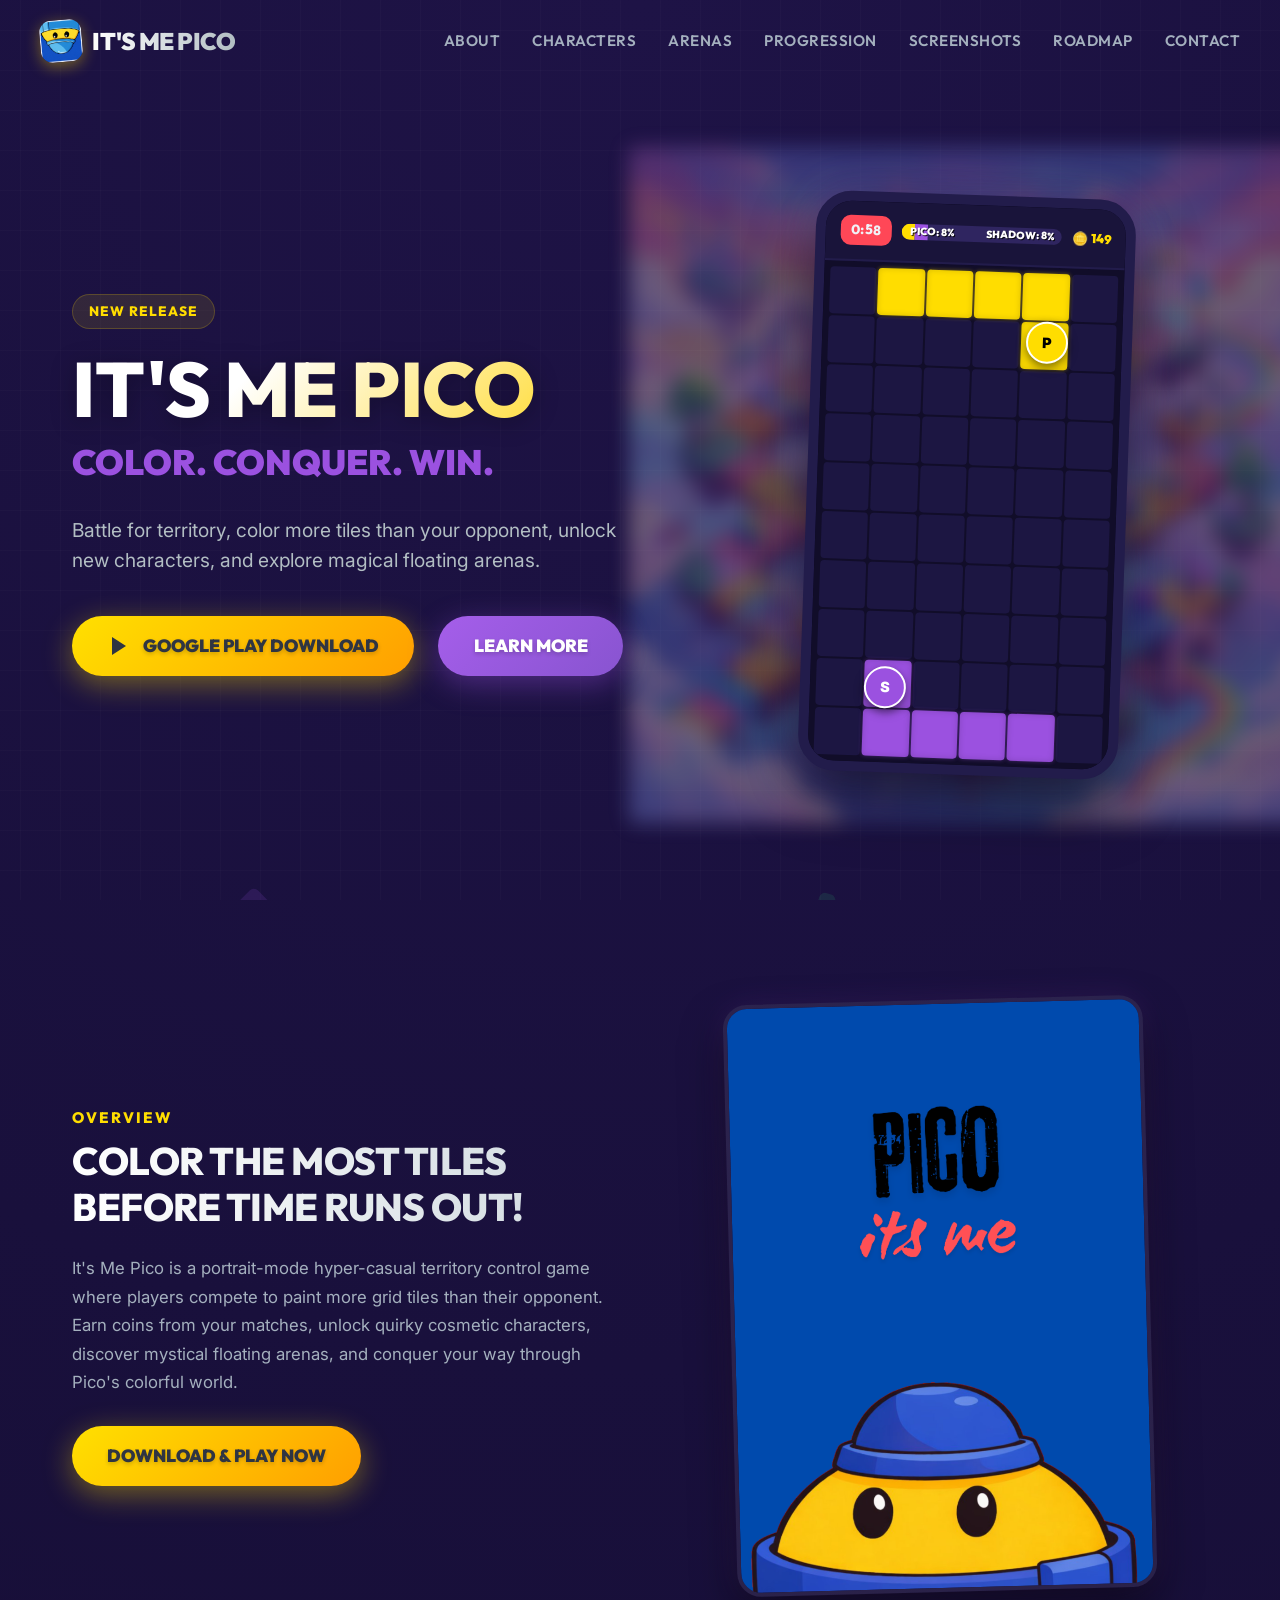
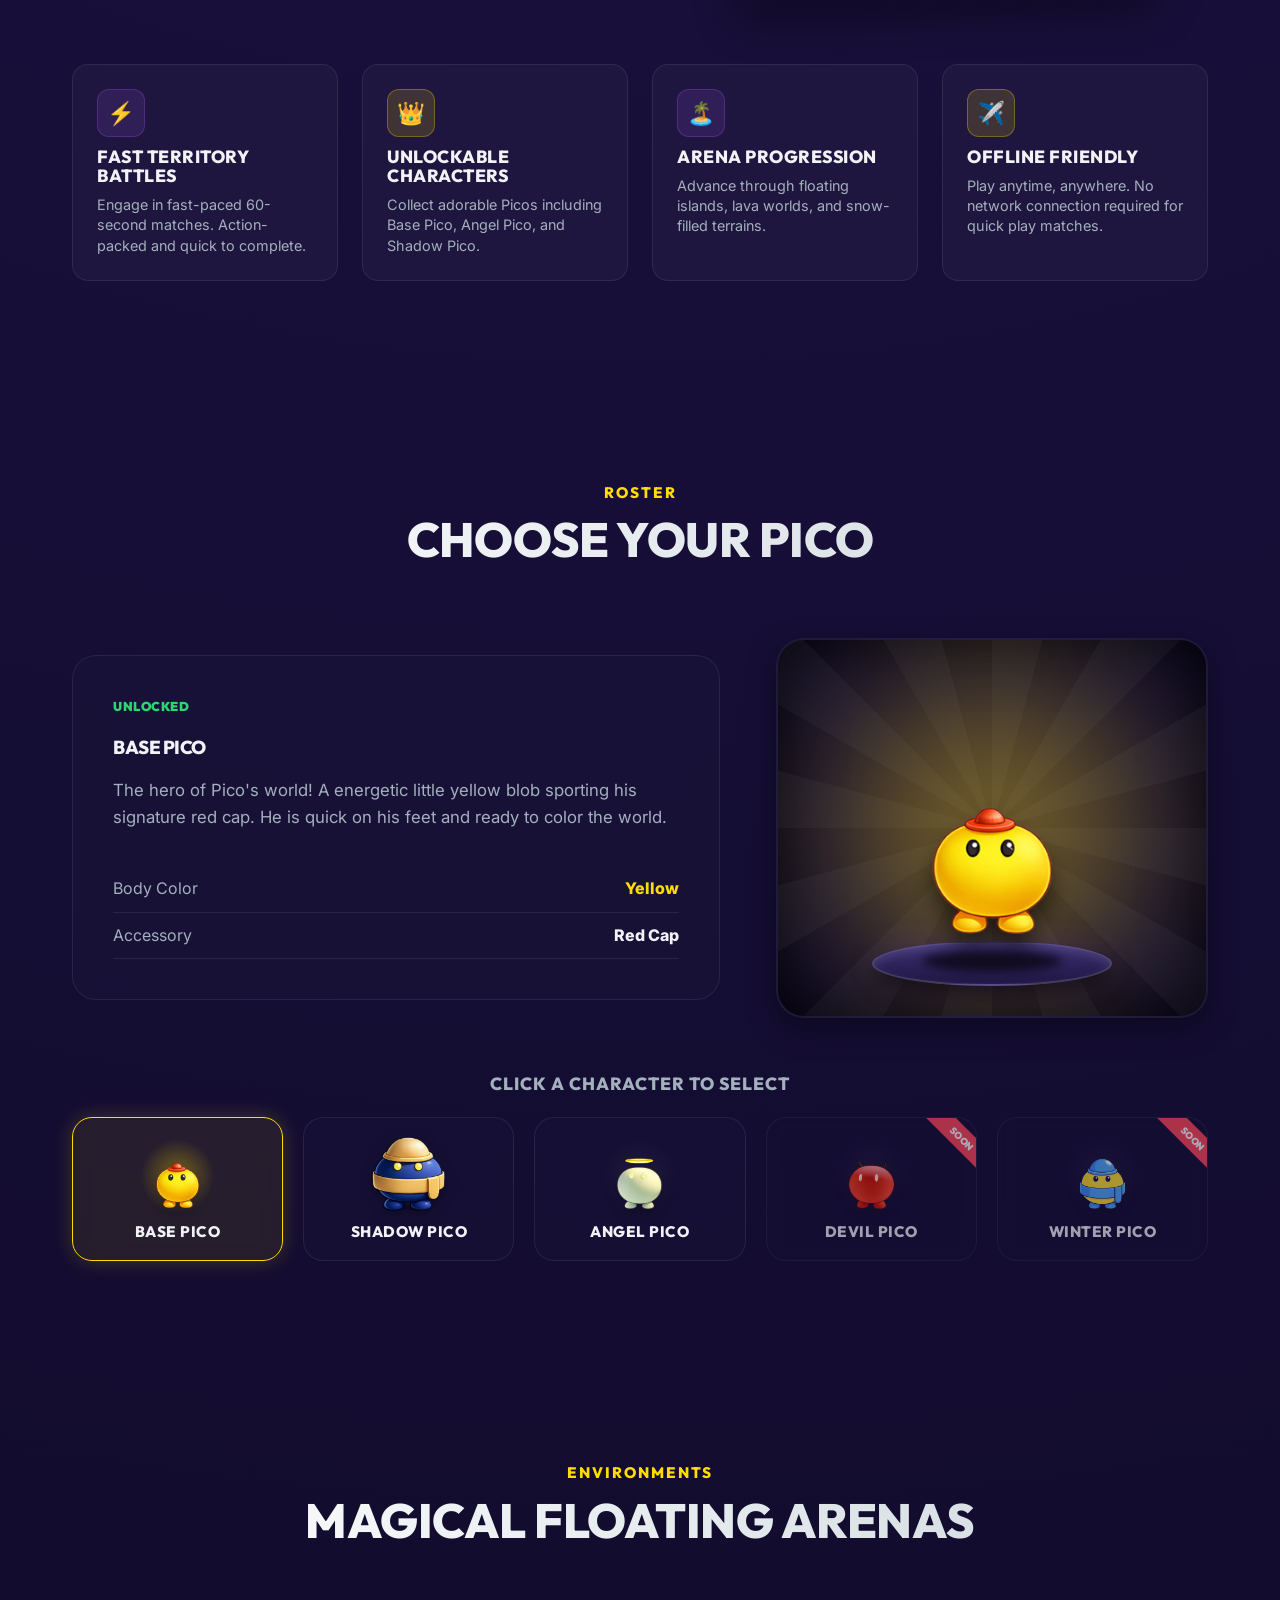
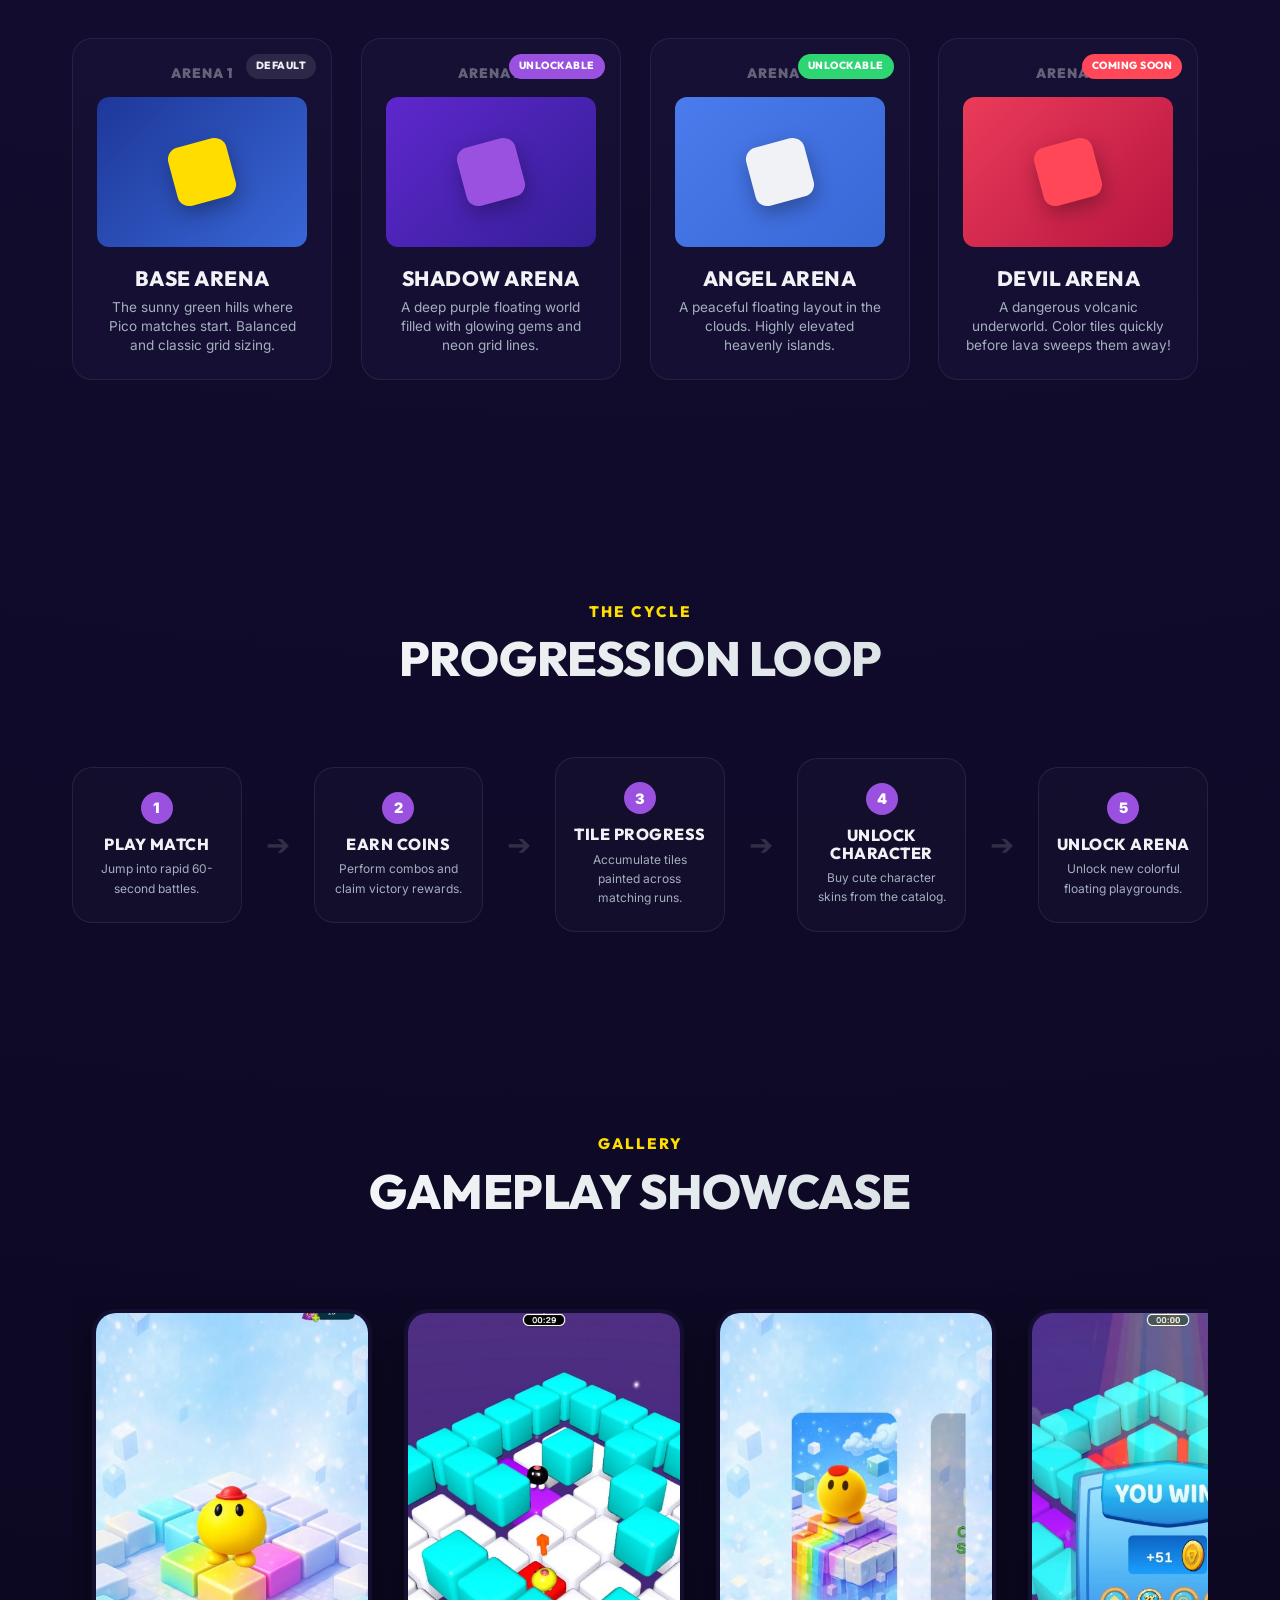
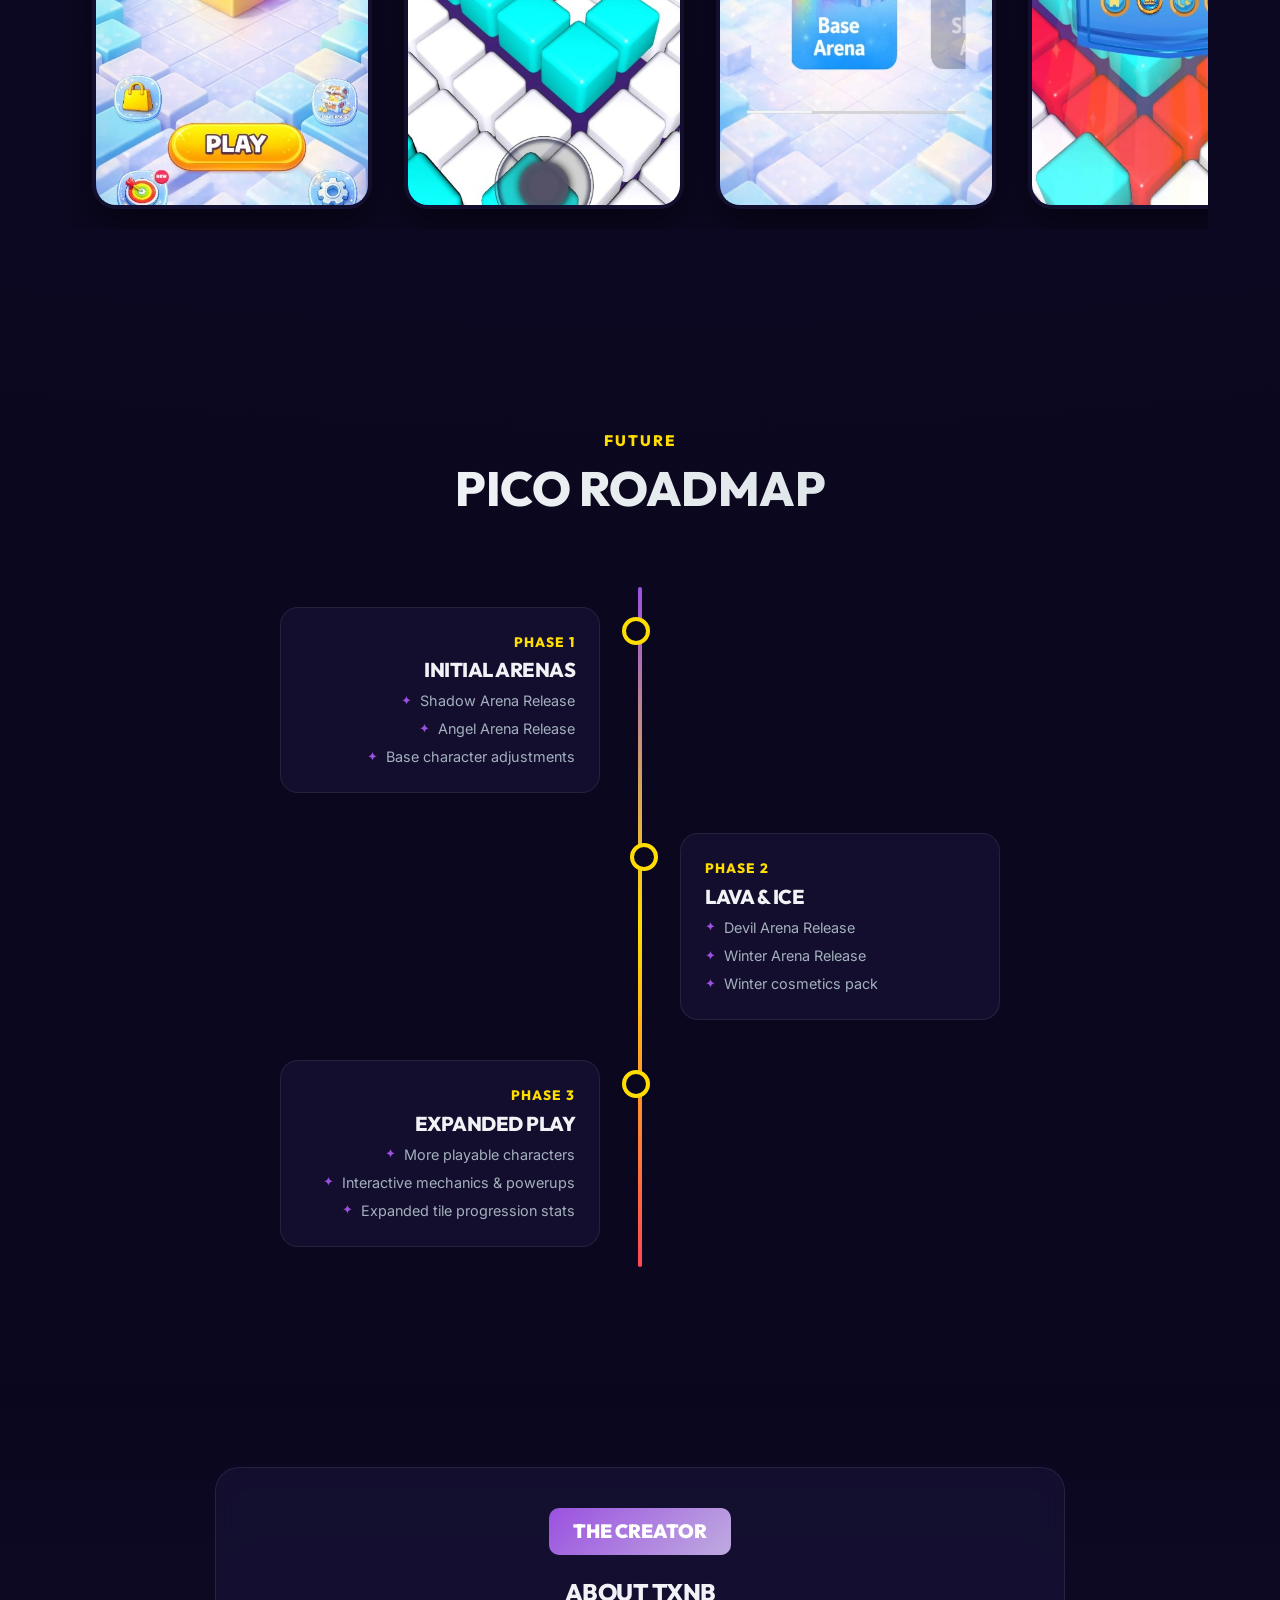
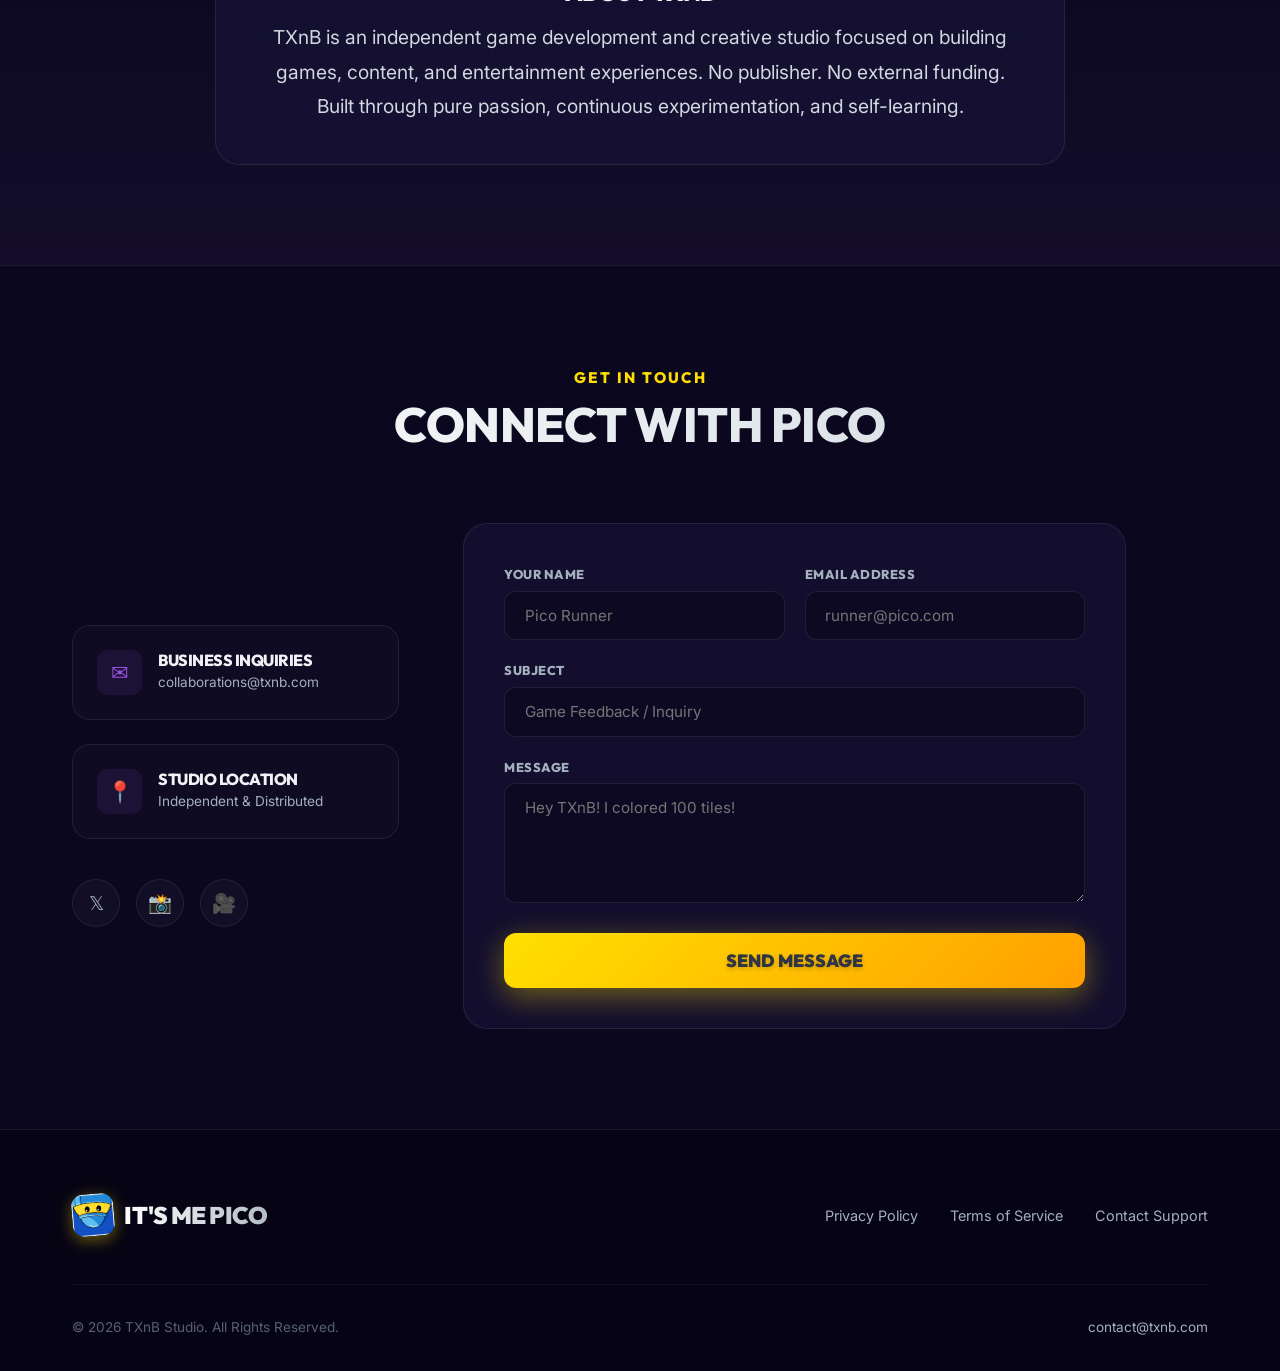
<file: index.html>
<!DOCTYPE html>
<html lang="en">
<head>
  <meta charset="UTF-8">
  <meta name="viewport" content="width=device-width, initial-scale=1.0">
  
  <!-- SEO Meta Tags -->
  <title>It's Me Pico - Color. Conquer. Win. | Mobile Game by TXnB</title>
  <meta name="description" content="Battle for territory, color more tiles than your opponent, unlock characters, and explore magical floating arenas. Download It's Me Pico on Google Play today!">
  <meta name="keywords" content="Its Me Pico, Pico game, TXnB, mobile game, hyper casual, territory control, grid color game, Clash Royale style website, Fall Guys style website">
  <meta name="author" content="TXnB Studio">
  
  <!-- Open Graph / Facebook -->
  <meta property="og:type" content="website">
  <meta property="og:url" content="https://itsmepico.com/">
  <meta property="og:title" content="It's Me Pico - Color. Conquer. Win.">
  <meta property="og:description" content="Battle for territory, color tiles, and unlock cute characters in this fast-paced portrait hyper-casual game!">
  <meta property="og:image" content="assets/images/hero_arena.png">

  <!-- Twitter -->
  <meta property="twitter:card" content="summary_large_image">
  <meta property="twitter:url" content="https://itsmepico.com/">
  <meta property="twitter:title" content="It's Me Pico - Color. Conquer. Win.">
  <meta property="twitter:description" content="Battle for territory, color tiles, and unlock cute characters in this fast-paced portrait hyper-casual game!">
  <meta property="twitter:image" content="assets/images/hero_arena.png">

  <!-- Favicon & Stylesheet -->
  <link rel="icon" type="image/png" href="assets/images/game_icon.png">
  <link rel="stylesheet" href="css/style.css">
</head>
<body>

  <!-- Floating Particles Canvas -->
  <canvas id="particles-canvas" aria-hidden="true"></canvas>

  <!-- Header Navigation -->
  <header class="main-header" id="header-nav">
    <div class="nav-container">
      <a href="#hero" class="logo-link" id="nav-logo-link">
        <img class="logo-icon" src="assets/images/game_icon.png" alt="It's Me Pico Logo Icon">
        <span class="logo-text">IT'S ME PICO</span>
      </a>

      <button class="mobile-toggle" id="mobile-menu-toggle" aria-label="Toggle Navigation Menu">
        <span></span>
        <span></span>
        <span></span>
      </button>

      <nav class="main-nav" id="main-navigation">
        <ul>
          <li><a href="#about" class="nav-link" id="nav-link-about">About</a></li>
          <li><a href="#characters" class="nav-link" id="nav-link-characters">Characters</a></li>
          <li><a href="#arenas" class="nav-link" id="nav-link-arenas">Arenas</a></li>
          <li><a href="#progression" class="nav-link" id="nav-link-progression">Progression</a></li>
          <li><a href="#screenshots" class="nav-link" id="nav-link-screenshots">Screenshots</a></li>
          <li><a href="#roadmap" class="nav-link" id="nav-link-roadmap">Roadmap</a></li>
          <li><a href="#contact" class="nav-link" id="nav-link-contact">Contact</a></li>
        </ul>
      </nav>
    </div>
  </header>

  <!-- Hero Section -->
  <section class="hero" id="hero">
    <div class="hero-container">
      <div class="hero-content">
        <span class="hero-badge">NEW RELEASE</span>
        <h1 class="hero-title">It's Me Pico</h1>
        <div class="hero-subtitle">Color. Conquer. Win.</div>
        <p class="hero-desc">
          Battle for territory, color more tiles than your opponent, unlock new characters, and explore magical floating arenas.
        </p>
        
        <div class="hero-actions">
          <a href="https://play.google.com" target="_blank" class="btn btn-primary" id="btn-hero-download">
            <svg class="btn-download-icon" viewBox="0 0 24 24" xmlns="http://www.w3.org/2000/svg">
              <path d="M5,3L19,12L5,21V3Z" />
            </svg>
            Google Play Download
          </a>
          <a href="#about" class="btn btn-secondary" id="btn-hero-learn">Learn More</a>
        </div>
      </div>

      <div class="hero-media">
        <!-- Floating Arena Graphic Backdrop -->
        <img class="hero-arena-bg" src="assets/images/hero_arena.png" alt="Magical Floating Arena Design">
        
        <!-- Live Simulated Phone Screen Interface -->
        <div class="hero-canvas-frame" id="live-gameplay-preview" aria-label="Simulated mobile gameplay demonstration of tile coloring grid battle">
          <div class="mini-gameplay-container">
            <div class="mini-gameplay-header">
              <div class="mini-timer" id="game-timer">1:00</div>
              <div class="mini-score-bar">
                <div class="mini-score-left" id="score-left-indicator"></div>
                <div class="mini-score-right" id="score-right-indicator"></div>
                <div class="mini-score-text" id="score-numeric-readout"><span>PICO: 50%</span><span>SHADOW: 50%</span></div>
              </div>
              <div class="mini-coins-hud" id="coins-display">🪙 <span>142</span></div>
            </div>
            <div class="mini-gameplay-grid" id="game-grid-parent">
              <!-- Grid elements generated in main.js -->
            </div>
          </div>
        </div>
      </div>
    </div>
  </section>

  <!-- About Section -->
  <section class="about-section" id="about">
    <div class="section-container">
      <div class="about-grid">
        <div class="about-text-content">
          <span class="section-subtitle">OVERVIEW</span>
          <h2 class="section-title">Color The Most Tiles Before Time Runs Out!</h2>
          <p>
            It's Me Pico is a portrait-mode hyper-casual territory control game where players compete to paint more grid tiles than their opponent. Earn coins from your matches, unlock quirky cosmetic characters, discover mystical floating arenas, and conquer your way through Pico's colorful world.
          </p>
          <a href="https://play.google.com" target="_blank" class="btn btn-primary" id="btn-about-play">Download & Play Now</a>
        </div>

        <div class="about-poster-wrapper" id="about-poster-container">
          <img class="about-poster-img" src="assets/images/game_poster.png" alt="It's Me Pico Game Poster">
        </div>
      </div>

      <div class="about-features-container" id="features-cards-grid">
        <div class="feature-badge" id="feature-battles">
          <div class="feature-icon">⚡</div>
          <h3>Fast Territory Battles</h3>
          <p>Engage in fast-paced 60-second matches. Action-packed and quick to complete.</p>
        </div>
        <div class="feature-badge" id="feature-characters">
          <div class="feature-icon">👑</div>
          <h3>Unlockable Characters</h3>
          <p>Collect adorable Picos including Base Pico, Angel Pico, and Shadow Pico.</p>
        </div>
        <div class="feature-badge" id="feature-arenas">
          <div class="feature-icon">🏝️</div>
          <h3>Arena Progression</h3>
          <p>Advance through floating islands, lava worlds, and snow-filled terrains.</p>
        </div>
        <div class="feature-badge" id="feature-offline">
          <div class="feature-icon">✈️</div>
          <h3>Offline Friendly</h3>
          <p>Play anytime, anywhere. No network connection required for quick play matches.</p>
        </div>
      </div>
    </div>
  </section>

  <!-- Characters Section -->
  <section class="characters-section" id="characters">
    <div class="section-container">
      <div class="section-header">
        <span class="section-subtitle">ROSTER</span>
        <h2 class="section-title">Choose Your Pico</h2>
      </div>

      <div class="char-showcase-container">
        <!-- Main Interactive Details Card -->
        <div class="glass-panel char-details-panel" id="main-character-details">
          <span class="char-type-badge" id="char-status-badge" style="color: var(--pico-blue)">Unlocked</span>
          <h3 id="char-name-heading">Base Pico</h3>
          <p id="char-description-para">
            The hero of Pico's world! A energetic little yellow blob sporting his signature red cap. He is quick on his feet and ready to color the world.
          </p>
          
          <table class="char-stats-table" style="width: 100%; border-collapse: collapse; margin-top: 15px;">
            <tr style="border-bottom: 1px solid var(--border-glass);">
              <td style="padding: 10px 0; color: #a4b0be;">Body Color</td>
              <td class="stat-val-body" style="padding: 10px 0; text-align: right; font-weight: 800; color: var(--pico-yellow);">Yellow</td>
            </tr>
            <tr style="border-bottom: 1px solid var(--border-glass);">
              <td style="padding: 10px 0; color: #a4b0be;">Accessory</td>
              <td class="stat-val-accessory" style="padding: 10px 0; text-align: right; font-weight: 800;">Red Cap</td>
            </tr>
          </table>
        </div>

        <!-- Big 3D Model Render Frame -->
        <div class="char-main-preview" id="character-visual-frame">
          <div class="char-preview-rays" id="character-rays-effect"></div>
          <div class="char-preview-bg-glow" id="character-glow-effect"></div>
          <div class="char-preview-float-wrapper" id="character-float-wrapper">
            <img class="char-preview-img animate-pop" id="character-main-image" src="assets/images/base_pico.png" alt="Base Pico Character">
          </div>
          <div class="char-preview-pedestal" id="character-pedestal"></div>
          <div class="char-preview-floor-shadow" id="character-floor-shadow"></div>
        </div>
      </div>

      <div style="margin-top: 3.5rem;">
        <h3 style="text-align: center; margin-bottom: 1.5rem; font-size: 1.1rem; color: #a4b0be; letter-spacing: 1px;">Click a Character to Select</h3>
        <!-- Thumbnails list -->
        <div class="char-grid-selection" id="character-select-grid">
          <div class="char-thumbnail-card active" id="thumb-base-pico" data-char="base-pico">
            <img src="assets/images/base_pico.png" alt="Base Pico Preview">
            <h4>Base Pico</h4>
          </div>
          <div class="char-thumbnail-card" id="thumb-shadow-pico" data-char="shadow-pico">
            <img src="assets/images/shadow_pico.png" alt="Shadow Pico Preview">
            <h4>Shadow Pico</h4>
          </div>
          <div class="char-thumbnail-card" id="thumb-angel-pico" data-char="angel-pico">
            <img src="assets/images/angel_pico.png" alt="Angel Pico Preview">
            <h4>Angel Pico</h4>
          </div>
          <div class="char-thumbnail-card coming-soon" id="thumb-devil-pico" data-char="devil-pico">
            <img src="assets/images/devil_pico.png" alt="Devil Pico Preview">
            <h4>Devil Pico</h4>
          </div>
          <div class="char-thumbnail-card coming-soon" id="thumb-winter-pico" data-char="winter-pico">
            <img src="assets/images/winter_pico.png" alt="Winter Pico Preview">
            <h4>Winter Pico</h4>
          </div>
        </div>
      </div>
    </div>
  </section>

  <!-- Arenas Section -->
  <section class="arenas-section" id="arenas">
    <div class="section-container">
      <div class="section-header">
        <span class="section-subtitle">ENVIRONMENTS</span>
        <h2 class="section-title">Magical Floating Arenas</h2>
      </div>

      <!-- Scroller listing environments -->
      <div class="arenas-scroller" id="arena-cards-scroller">
        <!-- Base Arena -->
        <div class="arena-card" id="card-arena-base">
          <span class="arena-num">ARENA 1</span>
          <span class="arena-status-badge">DEFAULT</span>
          <div class="arena-preview-visual">
            <div class="arena-visual-block" style="background: var(--pico-yellow);"></div>
          </div>
          <h3 class="arena-name">Base Arena</h3>
          <p class="arena-desc">The sunny green hills where Pico matches start. Balanced and classic grid sizing.</p>
        </div>

        <!-- Shadow Arena -->
        <div class="arena-card" id="card-arena-shadow">
          <span class="arena-num">ARENA 2</span>
          <span class="arena-status-badge" style="background: var(--pico-purple); color: white;">UNLOCKABLE</span>
          <div class="arena-preview-visual">
            <div class="arena-visual-block" style="background: var(--pico-purple);"></div>
          </div>
          <h3 class="arena-name">Shadow Arena</h3>
          <p class="arena-desc">A deep purple floating world filled with glowing gems and neon grid lines.</p>
        </div>

        <!-- Angel Arena -->
        <div class="arena-card" id="card-arena-angel">
          <span class="arena-num">ARENA 3</span>
          <span class="arena-status-badge" style="background: #2ed573; color: white;">UNLOCKABLE</span>
          <div class="arena-preview-visual">
            <div class="arena-visual-block" style="background: #f1f2f6;"></div>
          </div>
          <h3 class="arena-name">Angel Arena</h3>
          <p class="arena-desc">A peaceful floating layout in the clouds. Highly elevated heavenly islands.</p>
        </div>

        <!-- Devil Arena -->
        <div class="arena-card" id="card-arena-devil">
          <span class="arena-num">ARENA 4</span>
          <span class="arena-status-badge coming-soon">COMING SOON</span>
          <div class="arena-preview-visual">
            <div class="arena-visual-block" style="background: var(--pico-red);"></div>
          </div>
          <h3 class="arena-name">Devil Arena</h3>
          <p class="arena-desc">A dangerous volcanic underworld. Color tiles quickly before lava sweeps them away!</p>
        </div>

        <!-- Winter Arena -->
        <div class="arena-card" id="card-arena-winter">
          <span class="arena-num">ARENA 5</span>
          <span class="arena-status-badge coming-soon">COMING SOON</span>
          <div class="arena-preview-visual">
            <div class="arena-visual-block" style="background: #0fbcf9;"></div>
          </div>
          <h3 class="arena-name">Winter Arena</h3>
          <p class="arena-desc">A frozen wonderland of snow and ice paths where tiles are slippery and speeds are fast.</p>
        </div>
      </div>
    </div>
  </section>

  <!-- Progression Loop Section -->
  <section class="progression-section" id="progression">
    <div class="section-container">
      <div class="section-header">
        <span class="section-subtitle">THE CYCLE</span>
        <h2 class="section-title">Progression Loop</h2>
      </div>

      <div class="progression-loop" id="progression-steps-container">
        <!-- Step 1 -->
        <div class="progression-step" id="step-play">
          <div class="progression-step-num">1</div>
          <h3 class="progression-step-title">Play Match</h3>
          <p class="progression-step-desc">Jump into rapid 60-second battles.</p>
        </div>

        <div class="progression-arrow" aria-hidden="true">➔</div>

        <!-- Step 2 -->
        <div class="progression-step" id="step-coins">
          <div class="progression-step-num">2</div>
          <h3 class="progression-step-title">Earn Coins</h3>
          <p class="progression-step-desc">Perform combos and claim victory rewards.</p>
        </div>

        <div class="progression-arrow" aria-hidden="true">➔</div>

        <!-- Step 3 -->
        <div class="progression-step" id="step-tiles">
          <div class="progression-step-num">3</div>
          <h3 class="progression-step-title">Tile Progress</h3>
          <p class="progression-step-desc">Accumulate tiles painted across matching runs.</p>
        </div>

        <div class="progression-arrow" aria-hidden="true">➔</div>

        <!-- Step 4 -->
        <div class="progression-step" id="step-unlock-char">
          <div class="progression-step-num">4</div>
          <h3 class="progression-step-title">Unlock Character</h3>
          <p class="progression-step-desc">Buy cute character skins from the catalog.</p>
        </div>

        <div class="progression-arrow" aria-hidden="true">➔</div>

        <!-- Step 5 -->
        <div class="progression-step" id="step-unlock-arena">
          <div class="progression-step-num">5</div>
          <h3 class="progression-step-title">Unlock Arena</h3>
          <p class="progression-step-desc">Unlock new colorful floating playgrounds.</p>
        </div>
      </div>
    </div>
  </section>

  <!-- Screenshots Gallery -->
  <section class="screenshots-section" id="screenshots">
    <div class="section-container">
      <div class="section-header">
        <span class="section-subtitle">GALLERY</span>
        <h2 class="section-title">Gameplay Showcase</h2>
      </div>

      <div class="screenshots-carousel-wrapper">
        <div class="screenshots-carousel" id="gameplay-screenshots-carousel">
          <div class="screenshot-slide" id="slide-screenshot-home">
            <img src="assets/images/gameplay_home.jpg" alt="Lobby Home Main Menu Screen">
          </div>
          <div class="screenshot-slide" id="slide-screenshot-1">
            <img src="assets/images/gameplay_1.jpg" alt="Gameplay Level Tile Board Grid Match">
          </div>
          <div class="screenshot-slide" id="slide-screenshot-2">
            <img src="assets/images/gameplay_2.jpg" alt="Lobby Character and Arena Select Interface">
          </div>
          <div class="screenshot-slide" id="slide-screenshot-3">
            <img src="assets/images/gameplay_3.jpg" alt="Victory Award Coins Screen">
          </div>
          <div class="screenshot-slide" id="slide-screenshot-4">
            <img src="assets/images/gameplay_4.jpg" alt="Level Match Coloring Tiles Action Preview">
          </div>
          <div class="screenshot-slide" id="slide-screenshot-5">
            <img src="assets/images/gameplay_5.jpg" alt="Grid Runner Coloring Paths Level Mode">
          </div>
        </div>
      </div>
    </div>
  </section>

  <!-- Roadmap Section -->
  <section class="roadmap-section" id="roadmap">
    <div class="section-container">
      <div class="section-header">
        <span class="section-subtitle">FUTURE</span>
        <h2 class="section-title">Pico Roadmap</h2>
      </div>

      <div class="roadmap-timeline" id="roadmap-timeline-parent">
        <!-- Phase 1 -->
        <div class="roadmap-item" id="roadmap-phase-1">
          <div class="roadmap-card">
            <span class="roadmap-phase">PHASE 1</span>
            <h3>Initial Arenas</h3>
            <ul>
              <li>Shadow Arena Release</li>
              <li>Angel Arena Release</li>
              <li>Base character adjustments</li>
            </ul>
          </div>
        </div>

        <!-- Phase 2 -->
        <div class="roadmap-item" id="roadmap-phase-2">
          <div class="roadmap-card">
            <span class="roadmap-phase">PHASE 2</span>
            <h3>Lava & Ice</h3>
            <ul>
              <li>Devil Arena Release</li>
              <li>Winter Arena Release</li>
              <li>Winter cosmetics pack</li>
            </ul>
          </div>
        </div>

        <!-- Phase 3 -->
        <div class="roadmap-item" id="roadmap-phase-3">
          <div class="roadmap-card">
            <span class="roadmap-phase">PHASE 3</span>
            <h3>Expanded Play</h3>
            <ul>
              <li>More playable characters</li>
              <li>Interactive mechanics & powerups</li>
              <li>Expanded tile progression stats</li>
            </ul>
          </div>
        </div>
      </div>
    </div>
  </section>

  <!-- About TXnB Studio -->
  <section class="txnb-section" id="txnb">
    <div class="section-container">
      <div class="glass-panel txnb-card" id="txnb-studio-card">
        <span class="txnb-studio-badge">THE CREATOR</span>
        <h2>About TXnB</h2>
        <p style="margin-top: 15px;">
          TXnB is an independent game development and creative studio focused on building games, content, and entertainment experiences. No publisher. No external funding. Built through pure passion, continuous experimentation, and self-learning.
        </p>
      </div>
    </div>
  </section>

  <!-- Contact Section -->
  <section class="contact-section" id="contact">
    <div class="section-container">
      <div class="section-header">
        <span class="section-subtitle">GET IN TOUCH</span>
        <h2 class="section-title">Connect With Pico</h2>
      </div>

      <div class="contact-grid">
        <div class="contact-info" id="contact-info-block">
          <div class="contact-card-glass" id="contact-details-business">
            <div class="contact-card-icon" aria-hidden="true">✉</div>
            <div class="contact-card-info">
              <h4>Business Inquiries</h4>
              <p>collaborations@txnb.com</p>
            </div>
          </div>
          
          <div class="contact-card-glass" id="contact-details-location">
            <div class="contact-card-icon" aria-hidden="true">📍</div>
            <div class="contact-card-info">
              <h4>Studio Location</h4>
              <p>Independent & Distributed</p>
            </div>
          </div>

          <div class="social-links" id="social-links-bar">
            <a href="https://twitter.com" target="_blank" class="social-btn" id="social-btn-twitter" aria-label="Twitter Page">𝕏</a>
            <a href="https://instagram.com" target="_blank" class="social-btn" id="social-btn-instagram" aria-label="Instagram Profile">📸</a>
            <a href="https://youtube.com" target="_blank" class="social-btn" id="social-btn-youtube" aria-label="YouTube Channel">🎥</a>
          </div>
        </div>

        <div class="glass-panel" id="contact-form-panel">
          <form class="contact-form" id="contact-email-form">
            <div class="form-group-row">
              <div class="form-input-wrapper">
                <label for="name">Your Name</label>
                <input type="text" id="name" class="form-control" placeholder="Pico Runner" required>
              </div>
              <div class="form-input-wrapper">
                <label for="email">Email Address</label>
                <input type="email" id="email" class="form-control" placeholder="runner@pico.com" required>
              </div>
            </div>
            
            <div class="form-input-wrapper">
              <label for="subject">Subject</label>
              <input type="text" id="subject" class="form-control" placeholder="Game Feedback / Inquiry" required>
            </div>

            <div class="form-input-wrapper">
              <label for="message">Message</label>
              <textarea id="message" class="form-control" placeholder="Hey TXnB! I colored 100 tiles!" required></textarea>
            </div>

            <button type="submit" class="btn btn-primary" id="btn-submit-contact" style="width: 100%; border-radius: 12px; margin-top: 10px;">Send Message</button>
            <div class="form-status-msg" id="contact-form-status-box" aria-live="polite"></div>
          </form>
        </div>
      </div>
    </div>
  </section>

  <!-- Footer -->
  <footer class="main-footer" id="footer-navigation">
    <div class="section-container">
      <div class="footer-top">
        <a href="#hero" class="logo-link" id="footer-logo-link">
          <img class="logo-icon" src="assets/images/game_icon.png" alt="It's Me Pico Logo Icon">
          <span class="logo-text">IT'S ME PICO</span>
        </a>
        <div class="footer-nav">
          <a href="privacy.html" class="footer-nav-link" id="footer-link-privacy">Privacy Policy</a>
          <a href="privacy.html#terms" class="footer-nav-link" id="footer-link-terms">Terms of Service</a>
          <a href="#contact" class="footer-nav-link" id="footer-link-support">Contact Support</a>
        </div>
      </div>
      
      <div class="footer-bottom">
        <div class="copyright-text" id="footer-copyright-readout">© 2026 TXnB Studio. All Rights Reserved.</div>
        <div class="footer-email" id="footer-contact-email">contact@txnb.com</div>
      </div>
    </div>
  </footer>

  <!-- Scripts -->
  <script src="js/particles.js"></script>
  <script src="js/main.js"></script>
</body>
</html>
</file>
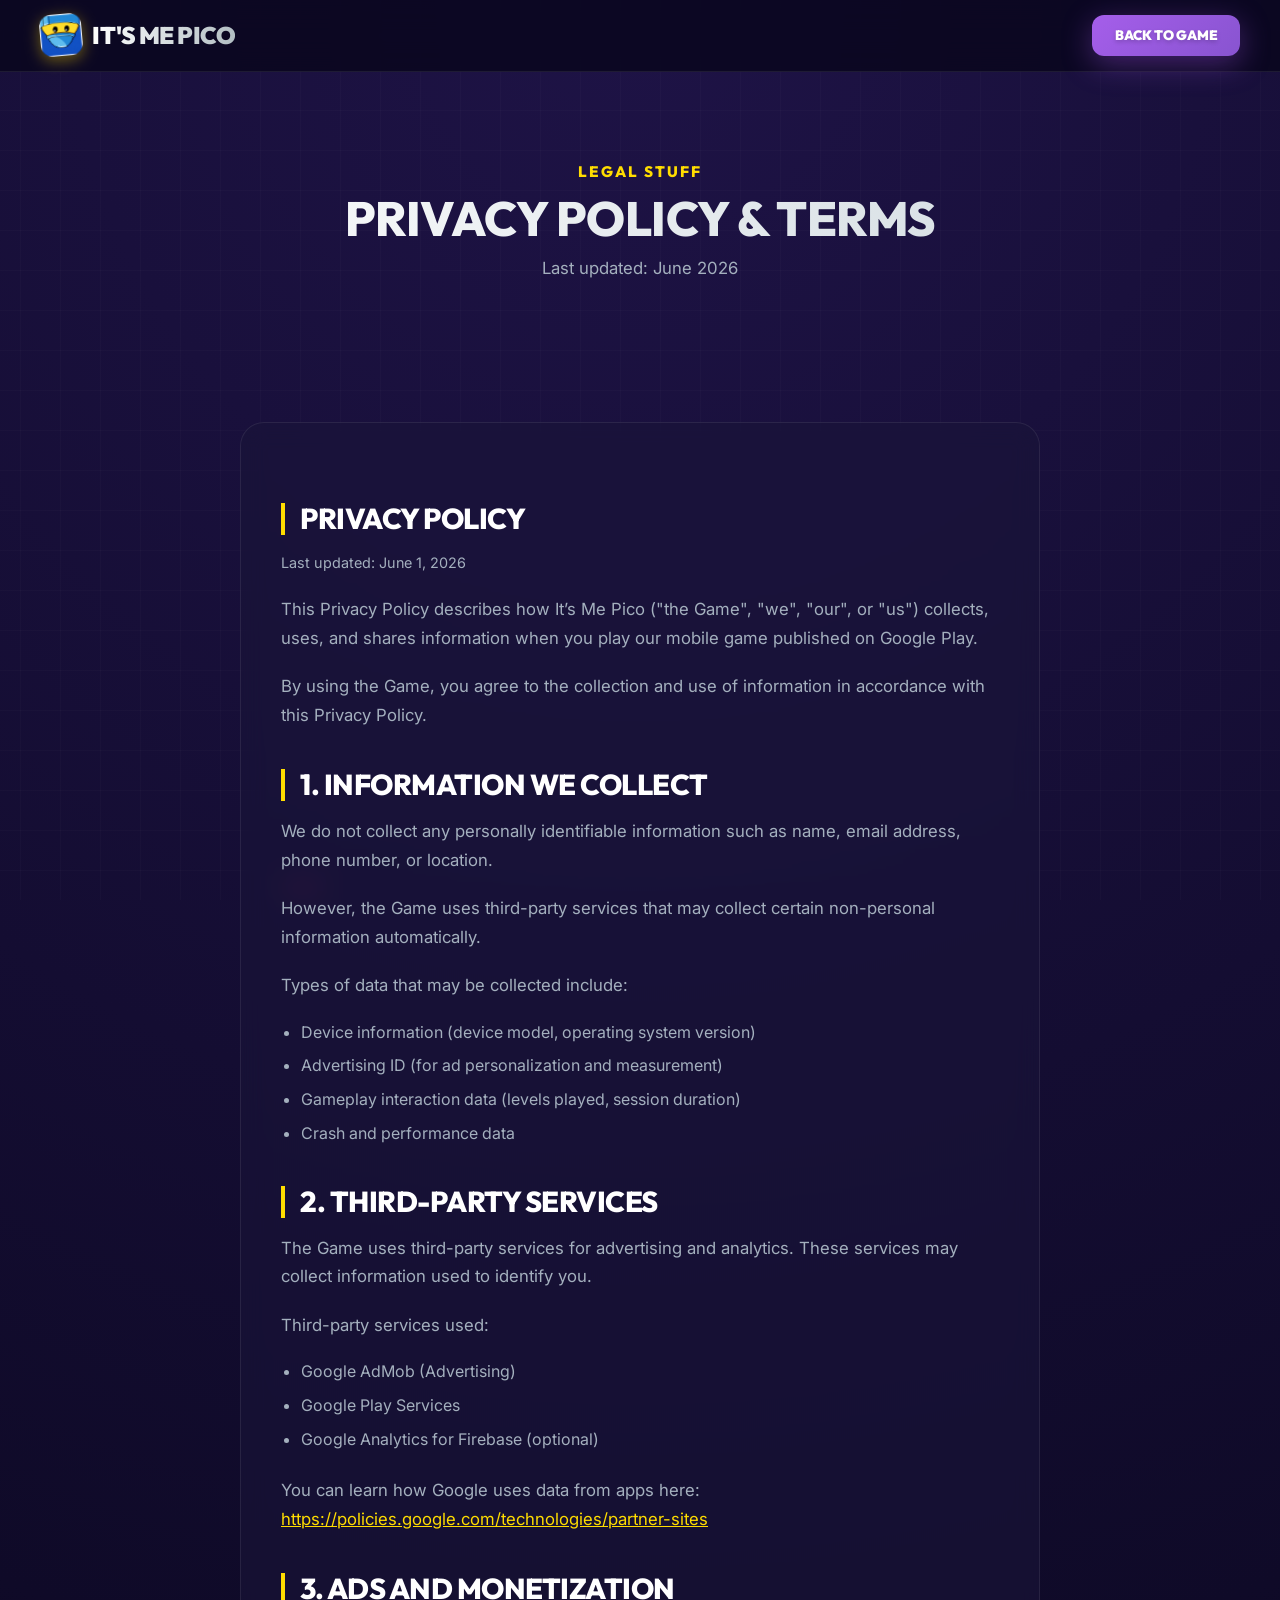
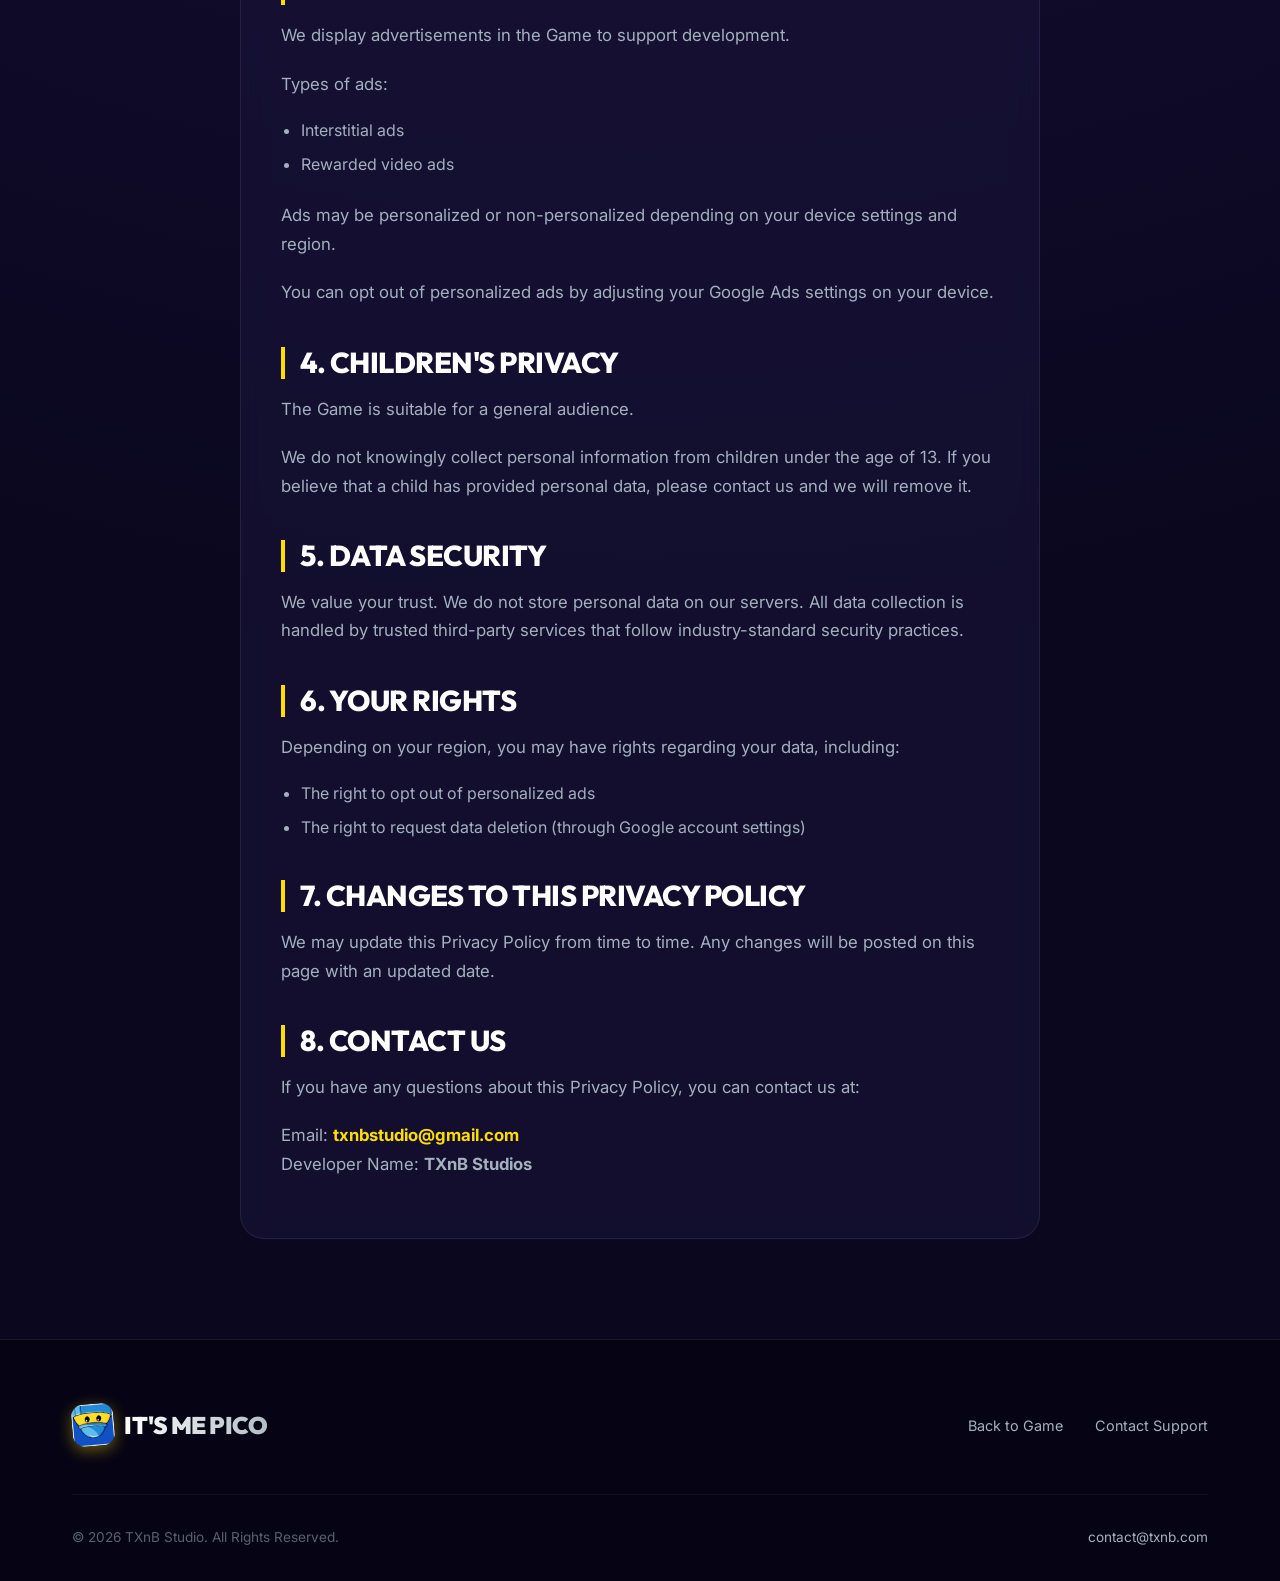
<file: privacy.html>
<!DOCTYPE html>
<html lang="en">
<head>
  <meta charset="UTF-8">
  <meta name="viewport" content="width=device-width, initial-scale=1.0">
  
  <!-- SEO Meta Tags -->
  <title>Privacy Policy & Terms | It's Me Pico by TXnB</title>
  <meta name="description" content="Read the Privacy Policy and Terms of Service for It's Me Pico, the mobile tile-coloring territory control game developed by TXnB.">
  <meta name="robots" content="noindex, follow">

  <!-- Favicon & Stylesheet -->
  <link rel="icon" type="image/png" href="assets/images/game_icon.png">
  <link rel="stylesheet" href="css/style.css">
</head>
<body>

  <!-- Floating Particles Canvas -->
  <canvas id="particles-canvas" aria-hidden="true"></canvas>

  <!-- Header Navigation -->
  <header class="main-header scrolled" id="header-nav-policy">
    <div class="nav-container">
      <a href="index.html" class="logo-link" id="nav-logo-link-policy">
        <img class="logo-icon" src="assets/images/game_icon.png" alt="It's Me Pico Logo Icon">
        <span class="logo-text">IT'S ME PICO</span>
      </a>
      <a href="index.html" class="btn btn-secondary" id="btn-back-home" style="padding: 0.6rem 1.4rem; font-size: 0.85rem; border-radius: 12px;">Back to Game</a>
    </div>
  </header>

  <!-- Policy Hero Section -->
  <section class="policy-hero" id="policy-hero">
    <div class="section-container" style="text-align: center;">
      <span class="section-subtitle">LEGAL STUFF</span>
      <h1 class="section-title">Privacy Policy & Terms</h1>
      <p style="margin-top: 10px; color: #a4b0be;">Last updated: June 2026</p>
    </div>
  </section>

  <!-- Policy Content Section -->
  <section class="policy-body" id="policy-content">
    <div class="section-container">
      <div class="glass-panel policy-text" id="policy-details-panel">
        
        <h2>Privacy Policy</h2>
        <p style="margin-top: 10px; color: #a4b0be; font-size: 0.9rem;">Last updated: June 1, 2026</p>
        
        <p style="margin-top: 20px;">
          This Privacy Policy describes how It’s Me Pico ("the Game", "we", "our", or "us") collects, uses, and shares information when you play our mobile game published on Google Play.
        </p>
        <p>
          By using the Game, you agree to the collection and use of information in accordance with this Privacy Policy.
        </p>

        <h2>1. Information We Collect</h2>
        <p>
          We do not collect any personally identifiable information such as name, email address, phone number, or location.
        </p>
        <p>
          However, the Game uses third-party services that may collect certain non-personal information automatically.
        </p>
        <p>
          Types of data that may be collected include:
        </p>
        <ul>
          <li>Device information (device model, operating system version)</li>
          <li>Advertising ID (for ad personalization and measurement)</li>
          <li>Gameplay interaction data (levels played, session duration)</li>
          <li>Crash and performance data</li>
        </ul>

        <h2>2. Third-Party Services</h2>
        <p>
          The Game uses third-party services for advertising and analytics. These services may collect information used to identify you.
        </p>
        <p>
          Third-party services used:
        </p>
        <ul>
          <li>Google AdMob (Advertising)</li>
          <li>Google Play Services</li>
          <li>Google Analytics for Firebase (optional)</li>
        </ul>
        <p>
          You can learn how Google uses data from apps here:
          <br>
          <a href="https://policies.google.com/technologies/partner-sites" target="_blank" style="color: var(--pico-yellow); text-decoration: underline;">https://policies.google.com/technologies/partner-sites</a>
        </p>

        <h2>3. Ads and Monetization</h2>
        <p>
          We display advertisements in the Game to support development.
        </p>
        <p>
          Types of ads:
        </p>
        <ul>
          <li>Interstitial ads</li>
          <li>Rewarded video ads</li>
        </ul>
        <p style="margin-top: 10px;">
          Ads may be personalized or non-personalized depending on your device settings and region.
        </p>
        <p>
          You can opt out of personalized ads by adjusting your Google Ads settings on your device.
        </p>

        <h2>4. Children's Privacy</h2>
        <p>
          The Game is suitable for a general audience.
        </p>
        <p>
          We do not knowingly collect personal information from children under the age of 13. If you believe that a child has provided personal data, please contact us and we will remove it.
        </p>

        <h2>5. Data Security</h2>
        <p>
          We value your trust. We do not store personal data on our servers. All data collection is handled by trusted third-party services that follow industry-standard security practices.
        </p>

        <h2>6. Your Rights</h2>
        <p>
          Depending on your region, you may have rights regarding your data, including:
        </p>
        <ul>
          <li>The right to opt out of personalized ads</li>
          <li>The right to request data deletion (through Google account settings)</li>
        </ul>

        <h2>7. Changes to This Privacy Policy</h2>
        <p>
          We may update this Privacy Policy from time to time. Any changes will be posted on this page with an updated date.
        </p>

        <h2>8. Contact Us</h2>
        <p>
          If you have any questions about this Privacy Policy, you can contact us at:
        </p>
        <p style="margin-top: 10px;">
          Email: <strong style="color: var(--pico-yellow);">txnbstudio@gmail.com</strong>
          <br>
          Developer Name: <strong>TXnB Studios</strong>
        </p>

      </div>
    </div>
  </section>

  <!-- Footer -->
  <footer class="main-footer" id="footer-navigation-policy">
    <div class="section-container">
      <div class="footer-top">
        <a href="index.html" class="logo-link" id="footer-logo-link-policy">
          <img class="logo-icon" src="assets/images/game_icon.png" alt="It's Me Pico Logo Icon">
          <span class="logo-text">IT'S ME PICO</span>
        </a>
        <div class="footer-nav">
          <a href="index.html" class="footer-nav-link" id="footer-link-home-policy">Back to Game</a>
          <a href="index.html#contact" class="footer-nav-link" id="footer-link-support-policy">Contact Support</a>
        </div>
      </div>
      
      <div class="footer-bottom">
        <div class="copyright-text" id="footer-copyright-readout-policy">© 2026 TXnB Studio. All Rights Reserved.</div>
        <div class="footer-email" id="footer-contact-email-policy">contact@txnb.com</div>
      </div>
    </div>
  </footer>

  <!-- Scripts -->
  <script src="js/particles.js"></script>
</body>
</html>
</file>
<file: css/style.css>
/*
 * CSS Style System - It's Me Pico Gaming Website
 * Designed by Antigravity (Google DeepMind)
 * Theme: Clash Royale, Fall Guys, & Monument Valley fusion
 */

@import url('https://fonts.googleapis.com/css2?family=Outfit:wght@400;600;800;900&family=Inter:wght@300;400;600;700&display=swap');

:root {
  /* Colors */
  --bg-dark: #0a071e;
  --bg-dark-purple: #120e2e;
  --bg-card: rgba(25, 20, 58, 0.6);
  --border-glass: rgba(255, 255, 255, 0.08);
  --border-glass-hover: rgba(255, 255, 255, 0.2);
  
  --pico-yellow: #FFDD00;
  --pico-yellow-glow: rgba(255, 221, 0, 0.4);
  --pico-purple: #9b51e0;
  --pico-purple-glow: rgba(155, 81, 224, 0.4);
  --pico-red: #ff4757;
  --pico-red-glow: rgba(255, 71, 87, 0.4);
  --pico-blue: #2ed573;
  --pico-blue-glow: rgba(46, 213, 115, 0.4);
  --pico-white: #ffffff;
  --pico-cream: #f1f2f6;

  /* Typography */
  --font-heading: 'Outfit', sans-serif;
  --font-body: 'Inter', sans-serif;
  
  /* Layout */
  --container-width: 1200px;
  --transition-smooth: all 0.3s cubic-bezier(0.25, 0.8, 0.25, 1);
  --transition-bounce: all 0.5s cubic-bezier(0.175, 0.885, 0.32, 1.275);
}

/* Reset */
* {
  margin: 0;
  padding: 0;
  box-sizing: border-box;
  outline: none;
}

html {
  scroll-behavior: smooth;
  font-size: 16px;
  background-color: var(--bg-dark);
}

body {
  font-family: var(--font-body);
  color: var(--pico-cream);
  line-height: 1.6;
  overflow-x: hidden;
  position: relative;
  background: radial-gradient(circle at 50% 0%, #1e1346 0%, var(--bg-dark) 70%);
}

/* Background Grid Overlay */
body::before {
  content: '';
  position: fixed;
  top: 0;
  left: 0;
  width: 100vw;
  height: 100vh;
  background-image: 
    linear-gradient(rgba(255, 255, 255, 0.02) 1px, transparent 1px),
    linear-gradient(90deg, rgba(255, 255, 255, 0.02) 1px, transparent 1px);
  background-size: 40px 40px;
  background-position: center;
  z-index: 1;
  pointer-events: none;
}

canvas#particles-canvas {
  position: fixed;
  top: 0;
  left: 0;
  width: 100%;
  height: 100%;
  z-index: 2;
  pointer-events: none;
}

/* Typography & Headers */
h1, h2, h3, h4, h5, h6 {
  font-family: var(--font-heading);
  font-weight: 800;
  text-transform: uppercase;
  letter-spacing: -0.5px;
  line-height: 1.1;
}

p {
  color: #a4b0be;
  font-size: 1.05rem;
}

a {
  text-decoration: none;
  color: inherit;
}

/* Buttons */
.btn {
  display: inline-flex;
  align-items: center;
  justify-content: center;
  padding: 1rem 2.2rem;
  font-family: var(--font-heading);
  font-weight: 900;
  font-size: 1.1rem;
  text-transform: uppercase;
  border-radius: 50px;
  border: none;
  cursor: pointer;
  position: relative;
  overflow: hidden;
  transition: var(--transition-bounce);
  box-shadow: 0 8px 24px rgba(0, 0, 0, 0.3);
  text-shadow: 0 2px 4px rgba(0,0,0,0.2);
  z-index: 10;
}

.btn-primary {
  background: linear-gradient(135deg, #ffe000 0%, #ff9f00 100%);
  color: #2f3542;
  box-shadow: 0 8px 30px var(--pico-yellow-glow);
}

.btn-primary:hover {
  transform: translateY(-4px) scale(1.03);
  box-shadow: 0 12px 35px rgba(255, 221, 0, 0.6);
}

.btn-secondary {
  background: linear-gradient(135deg, #a55eea 0%, #8854d0 100%);
  color: #fff;
  box-shadow: 0 8px 30px var(--pico-purple-glow);
}

.btn-secondary:hover {
  transform: translateY(-4px) scale(1.03);
  box-shadow: 0 12px 35px rgba(155, 81, 224, 0.6);
}

.btn::after {
  content: '';
  position: absolute;
  top: -50%;
  left: -60%;
  width: 30%;
  height: 200%;
  background: rgba(255, 255, 255, 0.35);
  transform: rotate(30deg);
  transition: none;
  pointer-events: none;
}

.btn:hover::after {
  left: 140%;
  transition: all 0.6s ease-in-out;
}

.btn-download-icon {
  margin-right: 12px;
  width: 24px;
  height: 24px;
  fill: currentColor;
}

/* Glassmorphism Containers */
.glass-panel {
  background: var(--bg-card);
  backdrop-filter: blur(12px);
  -webkit-backdrop-filter: blur(12px);
  border: 1px solid var(--border-glass);
  border-radius: 24px;
  padding: 2.5rem;
  transition: var(--transition-smooth);
}

.glass-panel:hover {
  border-color: var(--border-glass-hover);
  box-shadow: 0 15px 35px rgba(0, 0, 0, 0.4);
}

/* Header & Navigation */
header.main-header {
  position: fixed;
  top: 0;
  left: 0;
  width: 100%;
  padding: 1.25rem 2rem;
  z-index: 100;
  transition: var(--transition-smooth);
}

header.main-header.scrolled {
  background: rgba(10, 7, 30, 0.85);
  backdrop-filter: blur(16px);
  -webkit-backdrop-filter: blur(16px);
  border-bottom: 1px solid var(--border-glass);
  padding: 0.9rem 2rem;
}

.nav-container {
  max-width: var(--container-width);
  margin: 0 auto;
  display: flex;
  justify-content: space-between;
  align-items: center;
}

.logo-link {
  display: flex;
  align-items: center;
  gap: 10px;
}

.logo-icon {
  width: 42px;
  height: 42px;
  border-radius: 12px;
  box-shadow: 0 4px 15px var(--pico-yellow-glow);
  transform: rotate(-5deg);
  transition: var(--transition-bounce);
  object-fit: cover;
}

.logo-link:hover .logo-icon {
  transform: rotate(5deg) scale(1.1);
}

.logo-text {
  font-family: var(--font-heading);
  font-weight: 900;
  font-size: 1.5rem;
  letter-spacing: -0.5px;
  background: linear-gradient(to right, #fff, #b2bec3);
  -webkit-background-clip: text;
  -webkit-text-fill-color: transparent;
}

.main-nav ul {
  display: flex;
  list-style: none;
  gap: 2rem;
  align-items: center;
}

.nav-link {
  font-family: var(--font-heading);
  font-weight: 600;
  font-size: 0.95rem;
  text-transform: uppercase;
  letter-spacing: 0.5px;
  color: #a4b0be;
  transition: var(--transition-smooth);
  position: relative;
  padding: 5px 0;
}

.nav-link::after {
  content: '';
  position: absolute;
  bottom: 0;
  left: 0;
  width: 0;
  height: 3px;
  background: var(--pico-yellow);
  border-radius: 3px;
  transition: var(--transition-smooth);
}

.nav-link:hover {
  color: #fff;
}

.nav-link:hover::after {
  width: 100%;
}

/* Mobile Nav Toggle */
.mobile-toggle {
  display: none;
  background: none;
  border: none;
  cursor: pointer;
  flex-direction: column;
  gap: 6px;
  z-index: 110;
}

.mobile-toggle span {
  display: block;
  width: 28px;
  height: 3px;
  background-color: #fff;
  border-radius: 3px;
  transition: var(--transition-smooth);
}

/* Hero Section */
.hero {
  position: relative;
  min-height: 100vh;
  padding-top: 150px;
  padding-bottom: 80px;
  display: flex;
  align-items: center;
  overflow: hidden;
  z-index: 5;
}

.hero-container {
  max-width: var(--container-width);
  margin: 0 auto;
  padding: 0 2rem;
  width: 100%;
  display: grid;
  grid-template-columns: 1.1fr 0.9fr;
  gap: 4rem;
  align-items: center;
}

.hero-badge {
  display: inline-flex;
  align-items: center;
  background: rgba(255, 221, 0, 0.1);
  border: 1px solid rgba(255, 221, 0, 0.2);
  color: var(--pico-yellow);
  padding: 6px 16px;
  border-radius: 50px;
  font-family: var(--font-heading);
  font-weight: 800;
  font-size: 0.85rem;
  text-transform: uppercase;
  letter-spacing: 1px;
  margin-bottom: 1.5rem;
  animation: pulse-ring 2s infinite;
}

.hero-title {
  font-size: 4.8rem;
  line-height: 0.95;
  margin-bottom: 0.5rem;
  background: linear-gradient(135deg, #fff 30%, #ffd200 100%);
  -webkit-background-clip: text;
  -webkit-text-fill-color: transparent;
  filter: drop-shadow(0 4px 12px rgba(0,0,0,0.3));
}

.hero-subtitle {
  font-size: 2.2rem;
  color: var(--pico-purple);
  margin-bottom: 1.5rem;
  font-family: var(--font-heading);
  text-transform: uppercase;
  font-weight: 900;
}

.hero-desc {
  font-size: 1.2rem;
  margin-bottom: 2.5rem;
  color: #b2bec3;
  max-width: 550px;
}

.hero-actions {
  display: flex;
  gap: 1.5rem;
  flex-wrap: wrap;
}

.hero-media {
  position: relative;
  display: flex;
  justify-content: center;
  align-items: center;
}

.hero-arena-bg {
  position: absolute;
  width: 140%;
  height: 140%;
  object-fit: contain;
  opacity: 0.35;
  filter: blur(10px);
  pointer-events: none;
  animation: float 8s ease-in-out infinite alternate;
  z-index: 1;
}

.hero-canvas-frame {
  position: relative;
  z-index: 3;
  width: 320px;
  height: 580px;
  background: #0d0925;
  border-radius: 36px;
  border: 10px solid #221c4b;
  box-shadow: 0 25px 60px rgba(0,0,0,0.6), 0 0 40px rgba(155, 81, 224, 0.2);
  overflow: hidden;
  transform: rotate(2deg);
  transition: var(--transition-bounce);
}

.hero-canvas-frame:hover {
  transform: rotate(0deg) scale(1.02);
  box-shadow: 0 35px 80px rgba(0,0,0,0.8), 0 0 50px rgba(255, 221, 0, 0.3);
}

/* Simulated Gameplay Battle inside Frame */
.mini-gameplay-container {
  width: 100%;
  height: 100%;
  position: relative;
  display: flex;
  flex-direction: column;
}

.mini-gameplay-header {
  height: 60px;
  background: #19143a;
  border-bottom: 2px solid #221c4b;
  display: flex;
  align-items: center;
  justify-content: space-between;
  padding: 0 15px;
  font-family: var(--font-heading);
  z-index: 5;
}

.mini-timer {
  background: #ff4757;
  padding: 4px 10px;
  border-radius: 10px;
  font-size: 0.85rem;
  font-weight: 800;
  letter-spacing: 0.5px;
}

.mini-score-bar {
  flex: 1;
  margin: 0 10px;
  height: 16px;
  background: #2f2560;
  border-radius: 8px;
  overflow: hidden;
  display: flex;
  position: relative;
}

.mini-score-left {
  width: 50%;
  background: var(--pico-yellow);
  transition: width 0.3s ease;
}

.mini-score-right {
  width: 50%;
  background: var(--pico-purple);
  transition: width 0.3s ease;
}

.mini-score-text {
  position: absolute;
  top: 0;
  left: 0;
  width: 100%;
  height: 100%;
  display: flex;
  justify-content: space-between;
  align-items: center;
  padding: 0 8px;
  font-size: 0.65rem;
  font-weight: 900;
  color: #fff;
  text-shadow: 1px 1px 0 rgba(0,0,0,0.8);
}

.mini-coins-hud {
  font-size: 0.8rem;
  font-weight: 900;
  color: var(--pico-yellow);
  display: flex;
  align-items: center;
  gap: 3px;
}

.mini-gameplay-grid {
  flex: 1;
  background: #110d29;
  display: grid;
  grid-template-columns: repeat(6, 1fr);
  grid-template-rows: repeat(10, 1fr);
  gap: 2px;
  padding: 6px;
  position: relative;
}

.mini-grid-tile {
  background: #1c1642;
  border-radius: 4px;
  transition: background-color 0.4s ease, transform 0.2s ease;
}

.mini-grid-tile.colored-yellow {
  background-color: var(--pico-yellow);
  box-shadow: inset 0 0 6px rgba(0,0,0,0.15), 0 0 4px var(--pico-yellow-glow);
}

.mini-grid-tile.colored-purple {
  background-color: var(--pico-purple);
  box-shadow: inset 0 0 6px rgba(0,0,0,0.15), 0 0 4px var(--pico-purple-glow);
}

/* Characters floating inside the grid */
.mini-character {
  position: absolute;
  width: 32px;
  height: 32px;
  border-radius: 50%;
  display: flex;
  align-items: center;
  justify-content: center;
  font-weight: 900;
  font-size: 0.9rem;
  box-shadow: 0 4px 10px rgba(0,0,0,0.5);
  transition: left 0.4s cubic-bezier(0.18, 0.89, 0.32, 1.28), top 0.4s cubic-bezier(0.18, 0.89, 0.32, 1.28);
  z-index: 4;
}

.mini-character.yellow-char {
  background: var(--pico-yellow);
  border: 2px solid #fff;
  color: #000;
}

.mini-character.purple-char {
  background: var(--pico-purple);
  border: 2px solid #fff;
  color: #fff;
}

.mini-particles-layer {
  position: absolute;
  top: 0;
  left: 0;
  width: 100%;
  height: 100%;
  pointer-events: none;
  z-index: 3;
}

/* Sections General */
section {
  position: relative;
  z-index: 10;
  padding: 100px 0;
}

.section-container {
  max-width: var(--container-width);
  margin: 0 auto;
  padding: 0 2rem;
}

.section-header {
  text-align: center;
  margin-bottom: 4.5rem;
}

.section-subtitle {
  color: var(--pico-yellow);
  font-family: var(--font-heading);
  font-weight: 800;
  font-size: 0.95rem;
  letter-spacing: 2px;
  text-transform: uppercase;
  display: block;
  margin-bottom: 0.5rem;
}

.section-title {
  font-size: 3rem;
  background: linear-gradient(to right, #fff, #cfd9df);
  -webkit-background-clip: text;
  -webkit-text-fill-color: transparent;
}

/* About Section */
.about-grid {
  display: grid;
  grid-template-columns: 1fr 1fr;
  gap: 4rem;
  align-items: center;
}

.about-features {
  display: grid;
  grid-template-columns: 1fr 1fr;
  gap: 1.5rem;
}

.feature-badge {
  background: rgba(255, 255, 255, 0.03);
  border: 1px solid var(--border-glass);
  border-radius: 16px;
  padding: 1.5rem;
  transition: var(--transition-smooth);
  display: flex;
  flex-direction: column;
  gap: 10px;
}

.feature-badge:hover {
  background: rgba(255, 255, 255, 0.06);
  border-color: rgba(255, 221, 0, 0.3);
  transform: translateY(-5px);
}

.feature-icon {
  width: 48px;
  height: 48px;
  border-radius: 12px;
  background: rgba(155, 81, 224, 0.15);
  border: 1px solid rgba(155, 81, 224, 0.3);
  display: flex;
  align-items: center;
  justify-content: center;
  color: #a55eea;
  font-size: 1.4rem;
}

.feature-badge:nth-child(even) .feature-icon {
  background: rgba(255, 221, 0, 0.15);
  border: 1px solid rgba(255, 221, 0, 0.3);
  color: var(--pico-yellow);
}

.feature-badge h3 {
  font-size: 1.1rem;
  letter-spacing: 0.5px;
}

.feature-badge p {
  font-size: 0.9rem;
  line-height: 1.4;
}

.about-text-content h2 {
  font-size: 2.4rem;
  margin-bottom: 1.5rem;
  line-height: 1.2;
}

.about-text-content p {
  margin-bottom: 1.8rem;
  line-height: 1.7;
}

.about-poster-wrapper {
  position: relative;
  border-radius: 24px;
  overflow: hidden;
  box-shadow: 0 20px 40px rgba(0,0,0,0.5), 0 0 30px rgba(155, 81, 224, 0.15);
  border: 4px solid var(--border-glass);
  transform: rotate(-1.5deg);
  transition: var(--transition-bounce);
  max-width: 420px;
  margin: 0 auto;
  z-index: 10;
}

.about-poster-wrapper:hover {
  transform: rotate(0deg) scale(1.02);
  border-color: var(--pico-yellow);
  box-shadow: 0 25px 50px rgba(0,0,0,0.7), 0 0 45px rgba(255, 221, 0, 0.25);
}

.about-poster-img {
  width: 100%;
  height: 100%;
  display: block;
  object-fit: cover;
}

.about-features-container {
  margin-top: 4.5rem;
  display: grid;
  grid-template-columns: repeat(4, 1fr);
  gap: 1.5rem;
}

@media (max-width: 1024px) {
  .about-features-container {
    grid-template-columns: repeat(2, 1fr);
  }
}

@media (max-width: 600px) {
  .about-features-container {
    grid-template-columns: 1fr;
  }
}

/* Characters Section */
.char-showcase-container {
  display: grid;
  grid-template-columns: 1.2fr 0.8fr;
  gap: 3.5rem;
  align-items: center;
}

.char-details-panel {
  display: flex;
  flex-direction: column;
  gap: 20px;
}

.char-main-preview {
  width: 100%;
  height: 380px;
  background: radial-gradient(circle at center, #1b1244 0%, #0a0624 100%);
  border-radius: 28px;
  border: 2px solid rgba(255, 255, 255, 0.08);
  display: flex;
  align-items: center;
  justify-content: center;
  position: relative;
  overflow: hidden;
  box-shadow: inset 0 0 60px rgba(0,0,0,0.8), 0 10px 30px rgba(0,0,0,0.4);
}

.char-preview-bg-glow {
  position: absolute;
  width: 300px;
  height: 300px;
  border-radius: 50%;
  background: var(--pico-yellow-glow);
  filter: blur(80px);
  z-index: 1;
  transition: var(--transition-smooth);
}

.char-preview-rays {
  position: absolute;
  top: -50%;
  left: -50%;
  width: 200%;
  height: 200%;
  background: repeating-conic-gradient(
    from 0deg,
    rgba(255, 255, 255, 0.03) 0deg 15deg,
    transparent 15deg 30deg
  );
  animation: rotate-rays 25s linear infinite;
  z-index: 1;
  pointer-events: none;
}

@keyframes rotate-rays {
  0% { transform: rotate(0deg); }
  100% { transform: rotate(360deg); }
}

.char-preview-float-wrapper {
  z-index: 3;
  display: flex;
  align-items: center;
  justify-content: center;
  width: 100%;
  height: 100%;
  animation: float-character 3.5s ease-in-out infinite alternate;
}

@keyframes float-character {
  0% { transform: translateY(10px); }
  100% { transform: translateY(-12px); }
}

.char-preview-img {
  width: 230px;
  height: 230px;
  object-fit: contain;
  z-index: 3;
  opacity: 0;
  filter: drop-shadow(0 15px 12px rgba(0,0,0,0.6));
}

.char-preview-img.animate-pop {
  animation: char-pop-in 0.6s cubic-bezier(0.175, 0.885, 0.32, 1.275) forwards;
}

@keyframes char-pop-in {
  0% {
    transform: scale(0.3) rotate(-15deg);
    opacity: 0;
    filter: drop-shadow(0 0 0 rgba(0,0,0,0)) brightness(2);
  }
  70% {
    transform: scale(1.1) rotate(5deg);
    opacity: 1;
    filter: drop-shadow(0 20px 15px rgba(0,0,0,0.5)) brightness(1.1);
  }
  100% {
    transform: scale(1) rotate(0deg);
    opacity: 1;
    filter: drop-shadow(0 15px 12px rgba(0,0,0,0.6)) brightness(1);
  }
}

.char-preview-pedestal {
  position: absolute;
  bottom: 30px;
  width: 240px;
  height: 45px;
  background: linear-gradient(180deg, #3d2f75 0%, #201742 100%);
  border: 2px solid rgba(255, 255, 255, 0.15);
  border-radius: 50%;
  z-index: 2;
  box-shadow: 
    0 10px 20px rgba(0,0,0,0.6), 
    inset 0 4px 10px rgba(255, 255, 255, 0.1),
    0 0 30px rgba(155, 81, 224, 0.2);
  transition: var(--transition-smooth);
}

.char-preview-floor-shadow {
  position: absolute;
  bottom: 45px;
  width: 140px;
  height: 20px;
  background: rgba(0, 0, 0, 0.65);
  border-radius: 50%;
  z-index: 2;
  filter: blur(5px);
  animation: float-shadow 3.5s ease-in-out infinite alternate;
  pointer-events: none;
}

@keyframes float-shadow {
  0% {
    transform: scale(1.1);
    opacity: 0.8;
  }
  100% {
    transform: scale(0.8);
    opacity: 0.45;
  }
}

.char-stats-overlay {
  position: absolute;
  bottom: 20px;
  left: 20px;
  background: rgba(10, 7, 30, 0.8);
  border: 1px solid var(--border-glass);
  padding: 10px 18px;
  border-radius: 14px;
  z-index: 3;
}

.char-type-badge {
  font-family: var(--font-heading);
  font-weight: 900;
  font-size: 0.8rem;
  letter-spacing: 0.5px;
  text-transform: uppercase;
}

.char-grid-selection {
  display: grid;
  grid-template-columns: repeat(auto-fit, minmax(130px, 1fr));
  gap: 1.25rem;
}

.char-thumbnail-card {
  background: rgba(25, 20, 58, 0.4);
  backdrop-filter: blur(8px);
  -webkit-backdrop-filter: blur(8px);
  border: 1px solid var(--border-glass);
  border-radius: 20px;
  padding: 1.2rem 0.5rem;
  display: flex;
  flex-direction: column;
  align-items: center;
  gap: 12px;
  cursor: pointer;
  transition: var(--transition-bounce);
  position: relative;
  overflow: hidden;
}

.char-thumbnail-card::before {
  content: '';
  position: absolute;
  top: 15%;
  width: 75px;
  height: 75px;
  border-radius: 50%;
  background: radial-gradient(circle, rgba(255,255,255,0.06) 0%, transparent 70%);
  z-index: 1;
  transition: var(--transition-smooth);
}

.char-thumbnail-card.active::before {
  background: radial-gradient(circle, var(--pico-yellow-glow) 0%, transparent 70%);
}

.char-thumbnail-card img {
  width: 75px;
  height: 75px;
  object-fit: contain;
  z-index: 2;
  transition: var(--transition-bounce);
  filter: drop-shadow(0 4px 6px rgba(0,0,0,0.3));
}

.char-thumbnail-card h4 {
  font-size: 0.95rem;
  text-align: center;
  letter-spacing: 0.5px;
  z-index: 2;
}

.char-thumbnail-card.active {
  background: rgba(255, 221, 0, 0.08);
  border-color: var(--pico-yellow);
  box-shadow: 0 0 20px rgba(255, 221, 0, 0.2);
}

.char-thumbnail-card.active img {
  transform: scale(1.1) translateY(-4px);
}

.char-thumbnail-card.coming-soon {
  opacity: 0.65;
  cursor: not-allowed;
}

.char-thumbnail-card.coming-soon::after {
  content: 'SOON';
  position: absolute;
  top: 10px;
  right: -25px;
  background: #ff4757;
  color: #fff;
  font-size: 0.6rem;
  font-weight: 900;
  font-family: var(--font-heading);
  padding: 3px 25px;
  transform: rotate(45deg);
}

/* Arenas Section */
.arenas-scroller {
  overflow-x: auto;
  padding: 20px 0;
  display: flex;
  gap: 1.8rem;
  scrollbar-width: none; /* Firefox */
}

.arenas-scroller::-webkit-scrollbar {
  display: none; /* Chrome/Safari */
}

.arena-card {
  flex: 0 0 260px;
  background: rgba(25, 20, 58, 0.5);
  border: 1px solid var(--border-glass);
  border-radius: 20px;
  padding: 1.5rem;
  text-align: center;
  transition: var(--transition-bounce);
  position: relative;
  overflow: hidden;
}

.arena-card:hover {
  transform: translateY(-8px);
  border-color: var(--pico-yellow);
}

.arena-num {
  font-family: var(--font-heading);
  font-weight: 900;
  font-size: 0.85rem;
  color: rgba(255, 255, 255, 0.35);
  letter-spacing: 1px;
  display: block;
  margin-bottom: 12px;
}

.arena-preview-visual {
  width: 100%;
  height: 150px;
  border-radius: 12px;
  margin-bottom: 1.25rem;
  display: flex;
  align-items: center;
  justify-content: center;
  position: relative;
  overflow: hidden;
}

.arena-card:nth-child(1) .arena-preview-visual {
  background: linear-gradient(135deg, #1e3799, #3867d6);
}

.arena-card:nth-child(2) .arena-preview-visual {
  background: linear-gradient(135deg, #5f27cd, #341f97);
}

.arena-card:nth-child(3) .arena-preview-visual {
  background: linear-gradient(135deg, #4b7bec, #3867d6);
}

.arena-card:nth-child(4) .arena-preview-visual {
  background: linear-gradient(135deg, #eb3b5a, #b71540);
}

.arena-card:nth-child(5) .arena-preview-visual {
  background: linear-gradient(135deg, #0fbcf9, #05c46b);
}

.arena-visual-block {
  width: 60px;
  height: 60px;
  border-radius: 12px;
  box-shadow: 0 8px 20px rgba(0,0,0,0.3);
  transform: rotate(-15deg);
  transition: var(--transition-bounce);
}

.arena-card:hover .arena-visual-block {
  transform: rotate(10deg) scale(1.15);
}

.arena-name {
  font-size: 1.3rem;
  margin-bottom: 8px;
  letter-spacing: 0.5px;
}

.arena-desc {
  font-size: 0.85rem;
  color: #a4b0be;
  line-height: 1.4;
}

.arena-status-badge {
  position: absolute;
  top: 15px;
  right: 15px;
  background: rgba(255,255,255,0.1);
  padding: 4px 10px;
  border-radius: 50px;
  font-size: 0.65rem;
  font-weight: 800;
  font-family: var(--font-heading);
  letter-spacing: 0.5px;
}

.arena-status-badge.coming-soon {
  background: #ff4757;
  color: white;
}

/* Progression Flow */
.progression-loop {
  display: flex;
  justify-content: space-between;
  align-items: center;
  flex-wrap: wrap;
  gap: 1.5rem;
  margin-top: 3rem;
  position: relative;
}

.progression-step {
  flex: 1;
  min-width: 150px;
  background: rgba(255, 255, 255, 0.02);
  border: 1px solid var(--border-glass);
  border-radius: 20px;
  padding: 1.5rem 1rem;
  text-align: center;
  transition: var(--transition-bounce);
  cursor: pointer;
  z-index: 5;
}

.progression-step:hover {
  transform: scale(1.05) translateY(-5px);
  background: rgba(255, 255, 255, 0.05);
  border-color: var(--pico-yellow);
}

.progression-step-num {
  width: 32px;
  height: 32px;
  background: var(--pico-purple);
  color: white;
  border-radius: 50%;
  display: inline-flex;
  align-items: center;
  justify-content: center;
  font-weight: 900;
  margin-bottom: 12px;
  font-size: 0.9rem;
}

.progression-step:nth-child(even) .progression-step-num {
  background: var(--pico-yellow);
  color: #000;
}

.progression-step-title {
  font-size: 1rem;
  margin-bottom: 6px;
  letter-spacing: 0.5px;
}

.progression-step-desc {
  font-size: 0.75rem;
  color: #a4b0be;
}

.progression-arrow {
  font-size: 1.8rem;
  color: rgba(255, 255, 255, 0.15);
  display: flex;
  align-items: center;
  justify-content: center;
  animation: pulse-arrow 1.5s infinite alternate;
}

/* Screenshots Gallery Carousel */
.screenshots-carousel-wrapper {
  position: relative;
  margin-top: 2rem;
}

.screenshots-carousel {
  display: flex;
  overflow-x: auto;
  gap: 2rem;
  padding: 20px;
  scroll-snap-type: x mandatory;
  scrollbar-width: none;
}

.screenshots-carousel::-webkit-scrollbar {
  display: none;
}

.screenshot-slide {
  flex: 0 0 280px;
  height: 500px;
  scroll-snap-align: center;
  border-radius: 24px;
  overflow: hidden;
  box-shadow: 0 15px 35px rgba(0, 0, 0, 0.5);
  border: 4px solid var(--bg-card);
  transition: var(--transition-bounce);
  cursor: grab;
}

.screenshot-slide:hover {
  transform: scale(1.03) rotate(1deg);
  border-color: var(--pico-yellow);
}

.screenshot-slide img {
  width: 100%;
  height: 100%;
  object-fit: cover;
}

/* Roadmap Grid */
.roadmap-timeline {
  position: relative;
  max-width: 800px;
  margin: 0 auto;
}

.roadmap-timeline::before {
  content: '';
  position: absolute;
  top: 0;
  left: 50%;
  transform: translateX(-50%);
  width: 4px;
  height: 100%;
  background: linear-gradient(to bottom, var(--pico-purple), var(--pico-yellow), var(--pico-red));
  border-radius: 2px;
}

.roadmap-item {
  width: 50%;
  padding: 20px 40px;
  position: relative;
}

.roadmap-item:nth-child(odd) {
  left: 0;
  text-align: right;
}

.roadmap-item:nth-child(even) {
  left: 50%;
  text-align: left;
}

.roadmap-item::after {
  content: '';
  position: absolute;
  top: 30px;
  width: 20px;
  height: 20px;
  border-radius: 50%;
  background: var(--bg-dark);
  border: 4px solid var(--pico-yellow);
  z-index: 5;
}

.roadmap-item:nth-child(odd)::after {
  right: -10px;
}

.roadmap-item:nth-child(even)::after {
  left: -10px;
}

.roadmap-card {
  background: var(--bg-card);
  border: 1px solid var(--border-glass);
  border-radius: 18px;
  padding: 1.5rem;
  transition: var(--transition-smooth);
}

.roadmap-card:hover {
  border-color: rgba(255, 221, 0, 0.4);
}

.roadmap-phase {
  font-family: var(--font-heading);
  font-weight: 800;
  color: var(--pico-yellow);
  font-size: 0.85rem;
  letter-spacing: 1px;
  margin-bottom: 6px;
  display: block;
}

.roadmap-card h3 {
  font-size: 1.25rem;
  margin-bottom: 8px;
}

.roadmap-card ul {
  list-style: none;
  display: flex;
  flex-direction: column;
  gap: 5px;
}

.roadmap-card li {
  font-size: 0.9rem;
  color: #a4b0be;
  display: inline-flex;
  align-items: center;
  gap: 8px;
}

.roadmap-item:nth-child(odd) li {
  justify-content: flex-end;
}

.roadmap-card li::before {
  content: '✦';
  color: var(--pico-purple);
  font-size: 0.8rem;
}

/* About TXnB Studio */
.txnb-section {
  background: linear-gradient(180deg, transparent, rgba(126, 87, 194, 0.08) 100%);
  border-bottom: 1px solid var(--border-glass);
}

.txnb-card {
  max-width: 850px;
  margin: 0 auto;
  text-align: center;
}

.txnb-studio-badge {
  font-size: 1.2rem;
  color: white;
  background: linear-gradient(135deg, var(--pico-purple) 0%, #d1d8e0 150%);
  padding: 8px 24px;
  border-radius: 10px;
  display: inline-block;
  font-family: var(--font-heading);
  font-weight: 900;
  margin-bottom: 1.5rem;
}

.txnb-card p {
  font-size: 1.2rem;
  line-height: 1.8;
  color: #d1d8e0;
}

/* Contact Section */
.contact-grid {
  display: grid;
  grid-template-columns: 0.8fr 1.2fr;
  gap: 4rem;
  align-items: center;
}

.contact-info {
  display: flex;
  flex-direction: column;
  gap: 1.5rem;
}

.contact-card-glass {
  background: rgba(255, 255, 255, 0.02);
  border: 1px solid var(--border-glass);
  border-radius: 18px;
  padding: 1.5rem;
  display: flex;
  align-items: center;
  gap: 1rem;
}

.contact-card-icon {
  width: 45px;
  height: 45px;
  background: rgba(155, 81, 224, 0.1);
  border-radius: 10px;
  display: flex;
  align-items: center;
  justify-content: center;
  color: var(--pico-purple);
  font-size: 1.3rem;
}

.contact-card-info h4 {
  font-size: 1rem;
  margin-bottom: 2px;
}

.contact-card-info p {
  font-size: 0.85rem;
}

.social-links {
  display: flex;
  gap: 1rem;
  margin-top: 1rem;
}

.social-btn {
  width: 48px;
  height: 48px;
  border-radius: 50%;
  background: rgba(255, 255, 255, 0.03);
  border: 1px solid var(--border-glass);
  display: flex;
  align-items: center;
  justify-content: center;
  color: #a4b0be;
  transition: var(--transition-bounce);
  font-size: 1.2rem;
}

.social-btn:hover {
  background: var(--pico-yellow);
  color: #000;
  border-color: var(--pico-yellow);
  transform: translateY(-5px) scale(1.1);
}

.contact-form {
  display: flex;
  flex-direction: column;
  gap: 1.25rem;
}

.form-group-row {
  display: grid;
  grid-template-columns: 1fr 1fr;
  gap: 1.25rem;
}

.form-input-wrapper {
  display: flex;
  flex-direction: column;
  gap: 6px;
}

.form-input-wrapper label {
  font-family: var(--font-heading);
  font-weight: 800;
  font-size: 0.8rem;
  text-transform: uppercase;
  color: #a4b0be;
  letter-spacing: 0.5px;
}

.form-control {
  background: rgba(10, 7, 30, 0.6);
  border: 1px solid var(--border-glass);
  border-radius: 12px;
  padding: 0.9rem 1.2rem;
  color: white;
  font-family: var(--font-body);
  font-size: 0.95rem;
  transition: var(--transition-smooth);
}

.form-control:focus {
  border-color: var(--pico-purple);
  box-shadow: 0 0 15px rgba(155, 81, 224, 0.3);
  background: rgba(10, 7, 30, 0.8);
}

textarea.form-control {
  resize: vertical;
  min-height: 120px;
}

.form-status-msg {
  display: none;
  font-size: 0.9rem;
  padding: 10px;
  border-radius: 8px;
  font-weight: 600;
  margin-top: 10px;
  text-align: center;
}

.form-status-msg.success {
  background: rgba(46, 213, 115, 0.15);
  border: 1px solid #2ed573;
  color: #2ed573;
  display: block;
}

.form-status-msg.error {
  background: rgba(255, 71, 87, 0.15);
  border: 1px solid #ff4757;
  color: #ff4757;
  display: block;
}

/* Privacy Page / Terms Styles */
.policy-hero {
  padding-top: 160px;
  padding-bottom: 40px;
}

.policy-body {
  padding-bottom: 100px;
}

.policy-text {
  max-width: 800px;
  margin: 0 auto;
}

.policy-text h2 {
  font-size: 1.8rem;
  margin-top: 2.5rem;
  margin-bottom: 1rem;
  color: white;
  border-left: 4px solid var(--pico-yellow);
  padding-left: 15px;
}

.policy-text p {
  margin-bottom: 1.25rem;
  line-height: 1.7;
}

.policy-text ul {
  margin-bottom: 1.5rem;
  padding-left: 20px;
  display: flex;
  flex-direction: column;
  gap: 8px;
}

.policy-text li {
  color: #a4b0be;
}

/* Footer Section */
footer.main-footer {
  background: #060414;
  border-top: 1px solid var(--border-glass);
  padding: 4rem 0 2rem;
  z-index: 10;
  position: relative;
}

.footer-top {
  display: flex;
  justify-content: space-between;
  align-items: center;
  flex-wrap: wrap;
  gap: 2rem;
  margin-bottom: 3rem;
}

.footer-nav {
  display: flex;
  gap: 2rem;
}

.footer-nav-link {
  font-size: 0.9rem;
  color: #a4b0be;
  transition: var(--transition-smooth);
}

.footer-nav-link:hover {
  color: var(--pico-yellow);
}

.footer-bottom {
  border-top: 1px solid rgba(255, 255, 255, 0.05);
  padding-top: 2rem;
  display: flex;
  justify-content: space-between;
  align-items: center;
  flex-wrap: wrap;
  gap: 1rem;
}

.copyright-text {
  font-size: 0.85rem;
  color: #57606f;
}

.footer-email {
  font-size: 0.85rem;
  color: #a4b0be;
}

/* Animations */
@keyframes float {
  0% {
    transform: translateY(0) rotate(2deg);
  }
  100% {
    transform: translateY(-12px) rotate(0deg);
  }
}

@keyframes pulse-ring {
  0% {
    box-shadow: 0 0 0 0 rgba(255, 221, 0, 0.4);
  }
  70% {
    box-shadow: 0 0 0 10px rgba(255, 221, 0, 0);
  }
  100% {
    box-shadow: 0 0 0 0 rgba(255, 221, 0, 0);
  }
}

@keyframes pulse-arrow {
  0% {
    transform: translateX(-4px);
    opacity: 0.5;
  }
  100% {
    transform: translateX(4px);
    opacity: 1;
  }
}

/* Responsive Queries */
@media (max-width: 1024px) {
  .hero-title {
    font-size: 3.8rem;
  }
  .hero-subtitle {
    font-size: 1.8rem;
  }
  .about-grid, .contact-grid {
    grid-template-columns: 1fr;
    gap: 3rem;
  }
  .char-showcase-container {
    grid-template-columns: 1fr;
    gap: 2.5rem;
  }
}

@media (max-width: 768px) {
  header.main-header {
    padding: 1rem;
  }
  .mobile-toggle {
    display: flex;
  }
  .main-nav {
    position: fixed;
    top: 0;
    right: -100%;
    width: 280px;
    height: 100vh;
    background: #0f0b2a;
    box-shadow: -10px 0 30px rgba(0,0,0,0.5);
    z-index: 100;
    transition: var(--transition-bounce);
    padding: 100px 2rem 2rem;
  }
  .main-nav.active {
    right: 0;
  }
  .main-nav ul {
    flex-direction: column;
    align-items: flex-start;
    gap: 2rem;
  }
  .hero-container {
    grid-template-columns: 1fr;
    text-align: center;
    gap: 3rem;
  }
  .hero-desc {
    margin: 0 auto 2rem;
  }
  .hero-actions {
    justify-content: center;
  }
  .hero-canvas-frame {
    width: 290px;
    height: 520px;
  }
  .section-title {
    font-size: 2.2rem;
  }
  .about-features {
    grid-template-columns: 1fr;
  }
  .progression-loop {
    flex-direction: column;
    align-items: stretch;
  }
  .progression-arrow {
    transform: rotate(90deg);
    margin: 10px 0;
    animation: pulse-arrow-vert 1s infinite alternate;
  }
  .roadmap-timeline::before {
    left: 20px;
  }
  .roadmap-item {
    width: 100%;
    padding-left: 50px;
    padding-right: 0;
    text-align: left !important;
  }
  .roadmap-item::after {
    left: 10px !important;
    right: auto !important;
  }
  .roadmap-item:nth-child(even) {
    left: 0;
  }
  .roadmap-item:nth-child(odd) li {
    justify-content: flex-start;
  }
  .form-group-row {
    grid-template-columns: 1fr;
  }
  .footer-top {
    flex-direction: column;
    text-align: center;
  }
  .footer-nav {
    flex-direction: column;
    gap: 1rem;
    align-items: center;
  }
}

@keyframes pulse-arrow-vert {
  0% {
    transform: rotate(90deg) translateX(-4px);
    opacity: 0.5;
  }
  100% {
    transform: rotate(90deg) translateX(4px);
    opacity: 1;
  }
}
</file>
